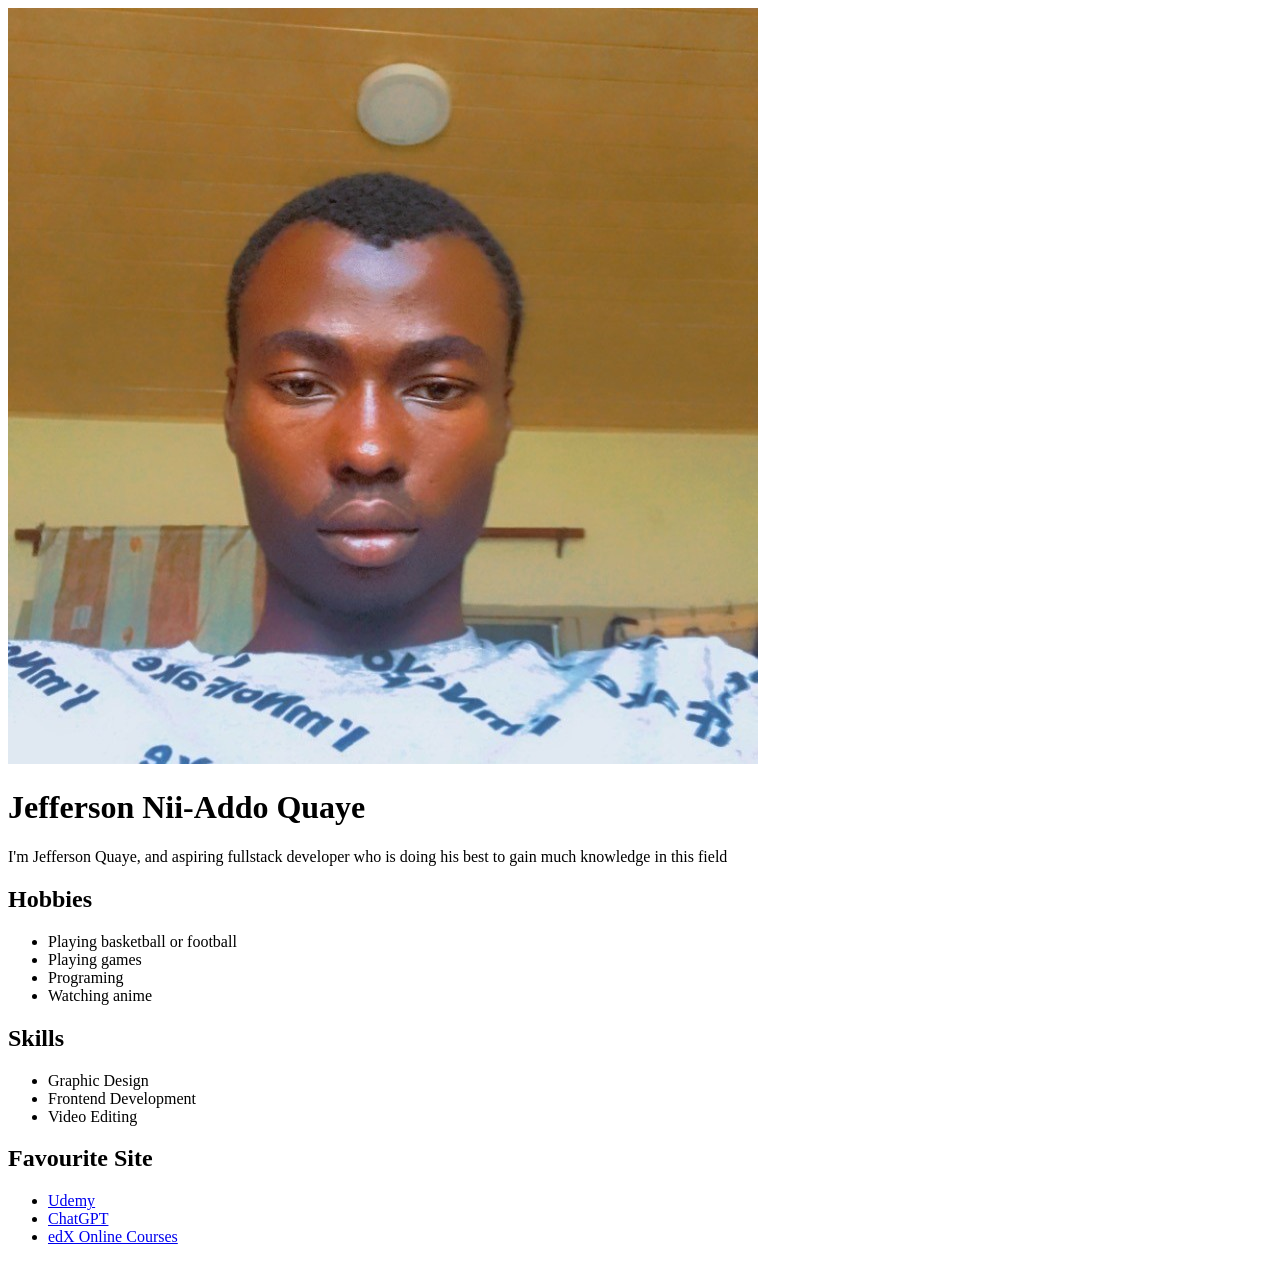
<file: Lab work/index.html>
<!DOCTYPE html>
<html lang="en">
<head>
    <meta charset="UTF-8">
    <meta name="viewport" content="width=, initial-scale=1.0">
    <title>Document</title>
</head>
<body>
    <img src="me.JPG" alt="Me">
    <h1>Jefferson Nii-Addo Quaye</h1>
    <p>I'm Jefferson Quaye, and aspiring fullstack developer who is doing his best to gain much knowledge in this field</p>
    <h2>Hobbies</h2>
    <ul>
        <li>Playing basketball or football</li>
        <li>Playing games</li>
        <li>Programing</li>
        <li>Watching anime</li>
    </ul>
    <h2>Skills</h2>
    <ul>
        <li>Graphic Design</li>
        <li>Frontend Development</li>
        <li>Video Editing</li>
    </ul>
    <h2>Favourite Site</h2>
    <ul>
        <li><a href="https://www.udemy.com/">Udemy</a></li>
        <li><a href="https://chatgpt.com/">ChatGPT</a></li>
        <li><a href="https://www.edx.org/authx/for-you">edX Online Courses</a></li>
    </ul>
</body>
</html>
</file>
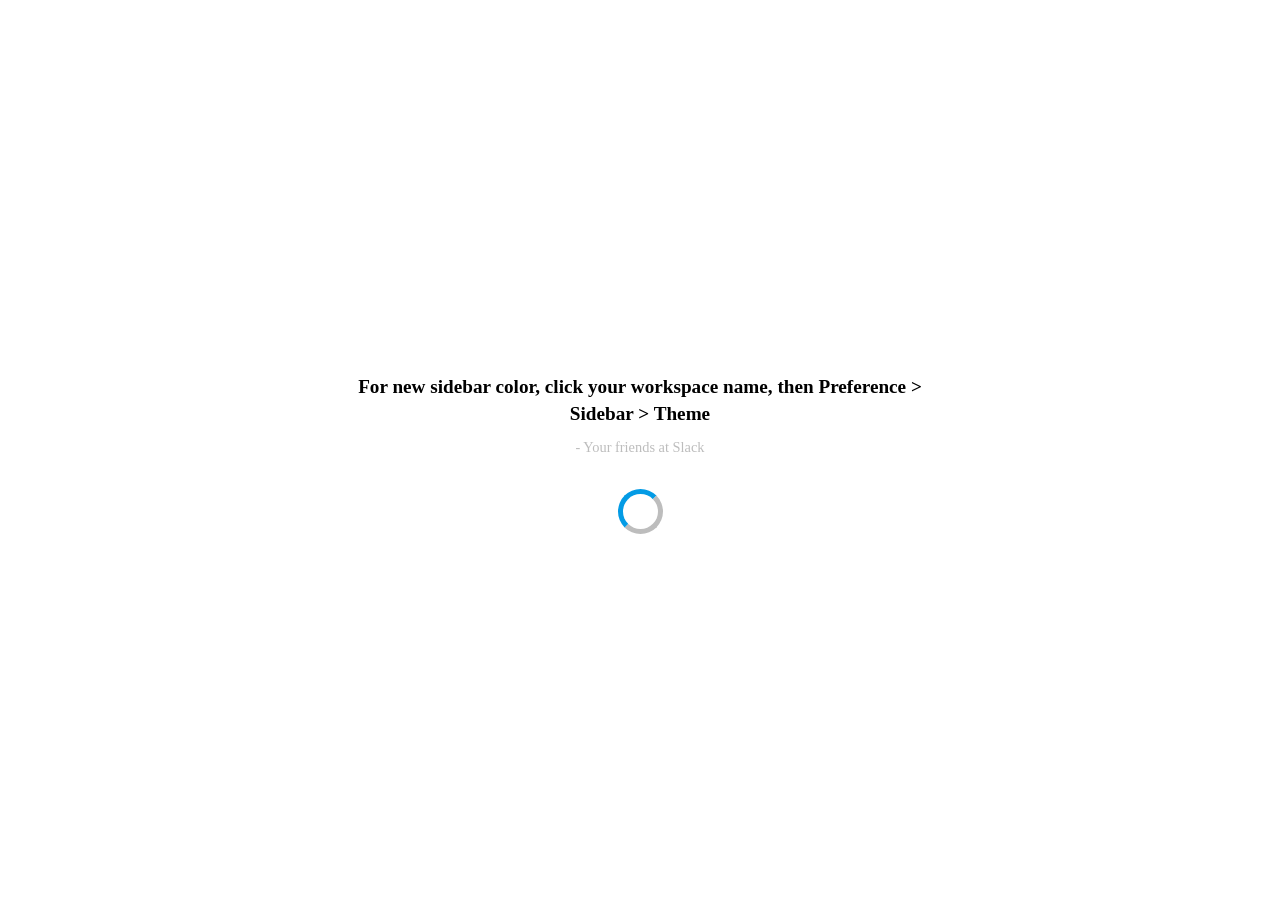
<file: HTML  CSS/Loading Screen/index.html>
<!DOCTYPE html>
<html lang="en">
<head>
    <meta charset="UTF-8">
    <meta name="viewport" content="width=device-width, initial-scale=1.0">
    <link rel="stylesheet" href="style.css">
    <title>Loading Screen</title>
</head>
<body>
    <section class="loading">
        For new sidebar color, click your workspace name, then Preference > Sidebar > Theme
        <span class="loading__author"> - Your friends at Slack</span>
        <span class="loading__anim"></span>
    </section>
</body>
</html>
</file>
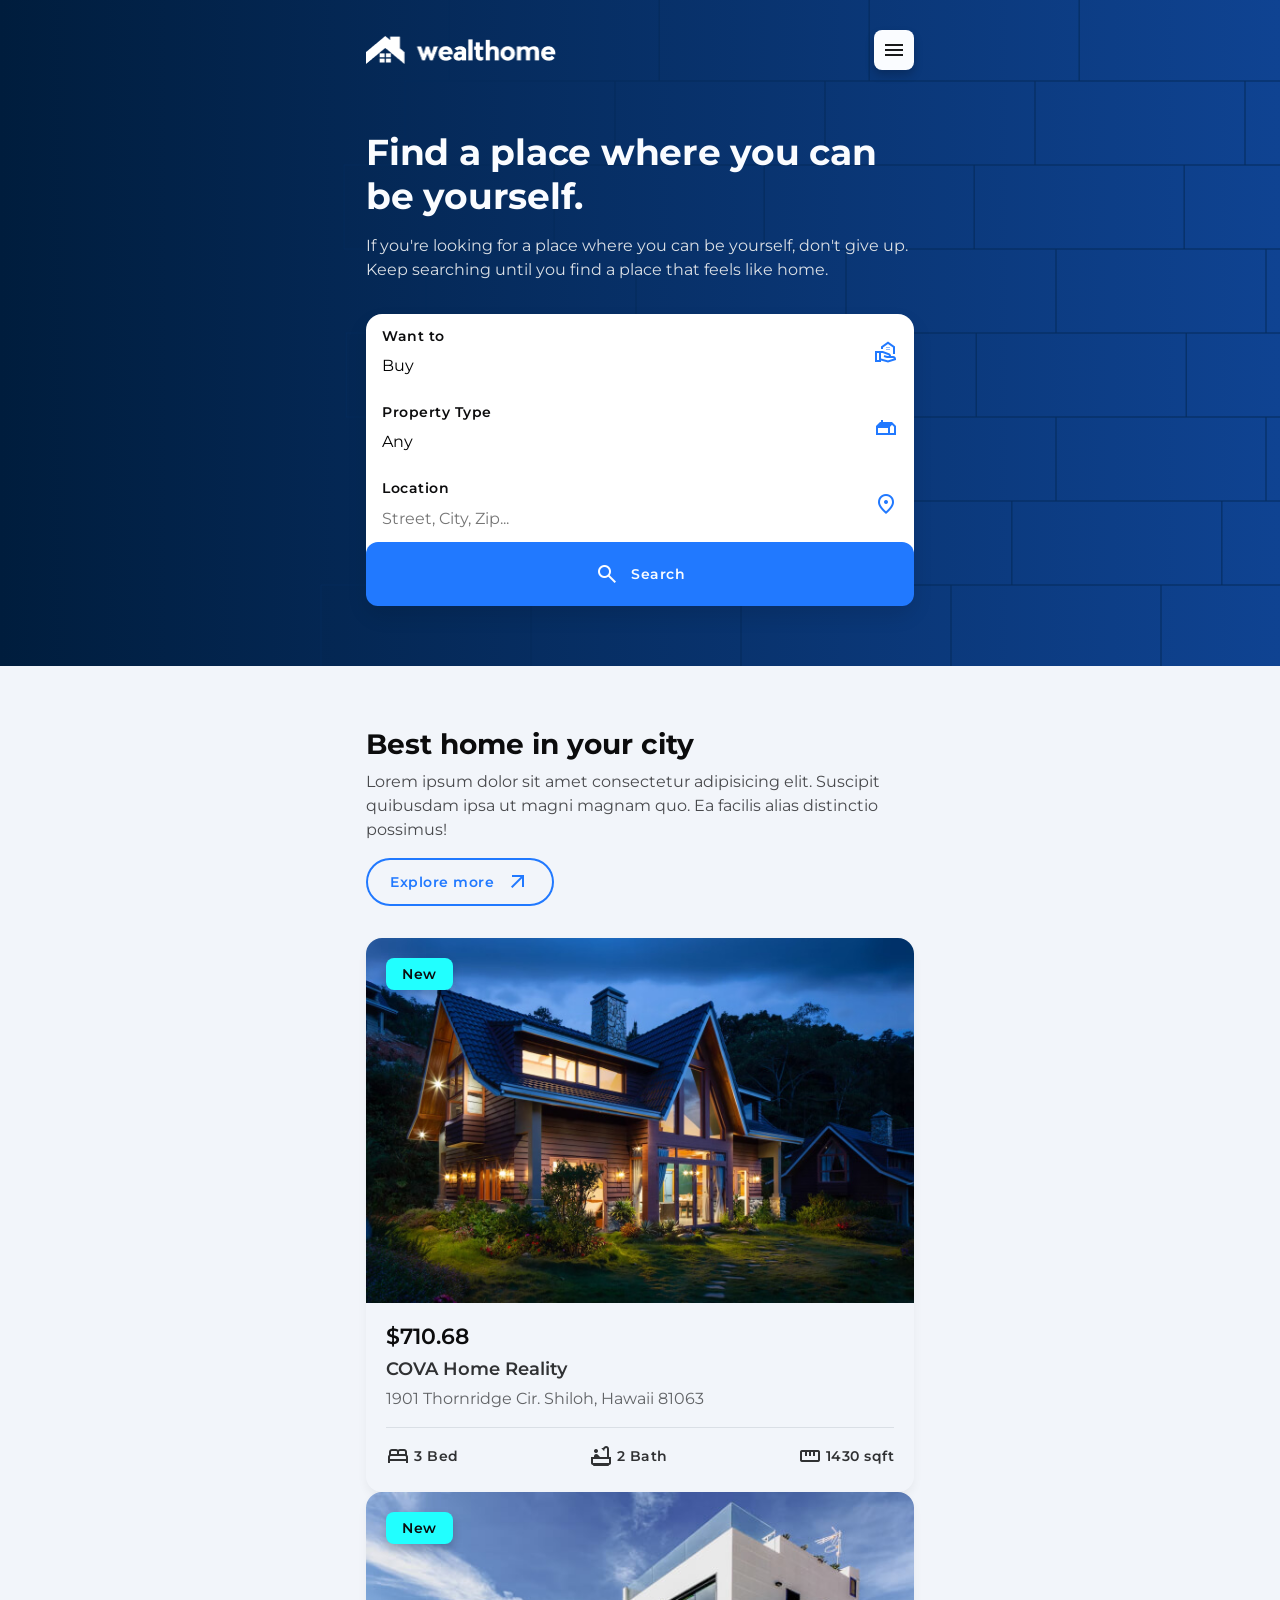
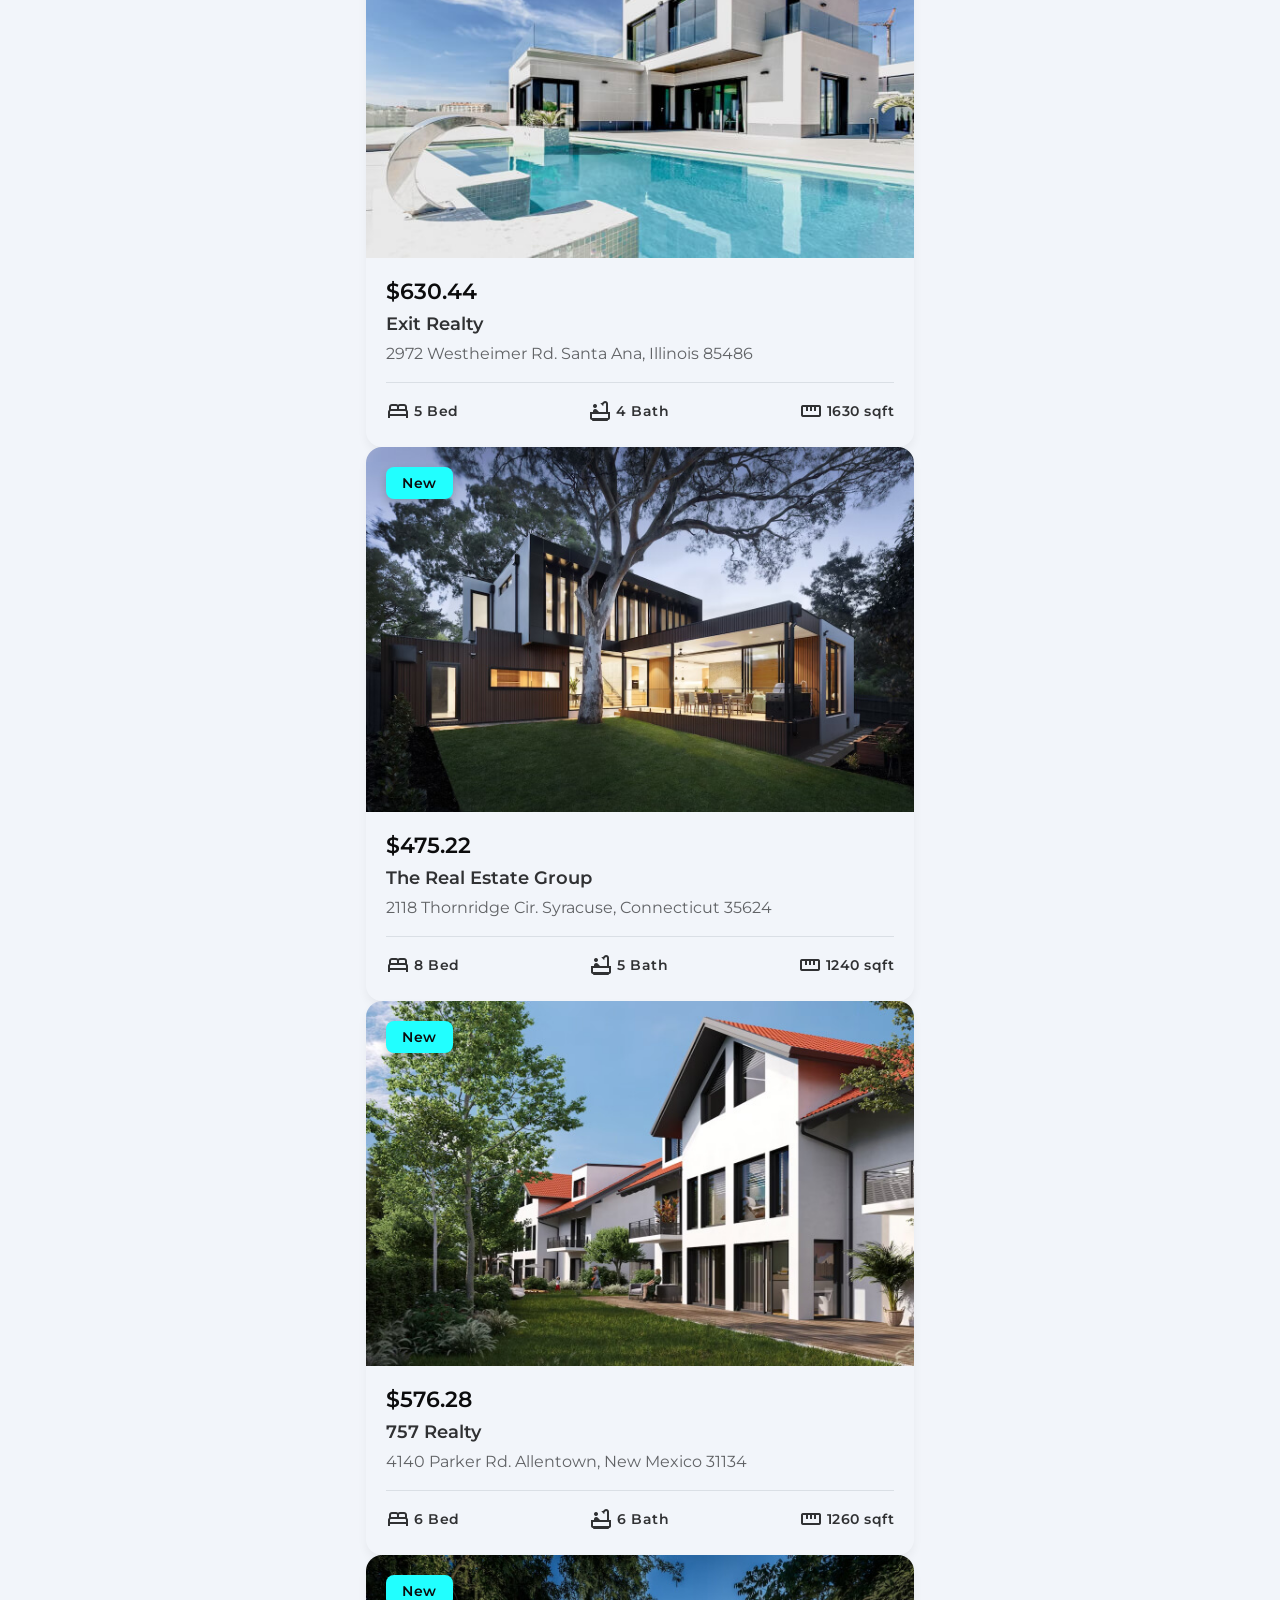
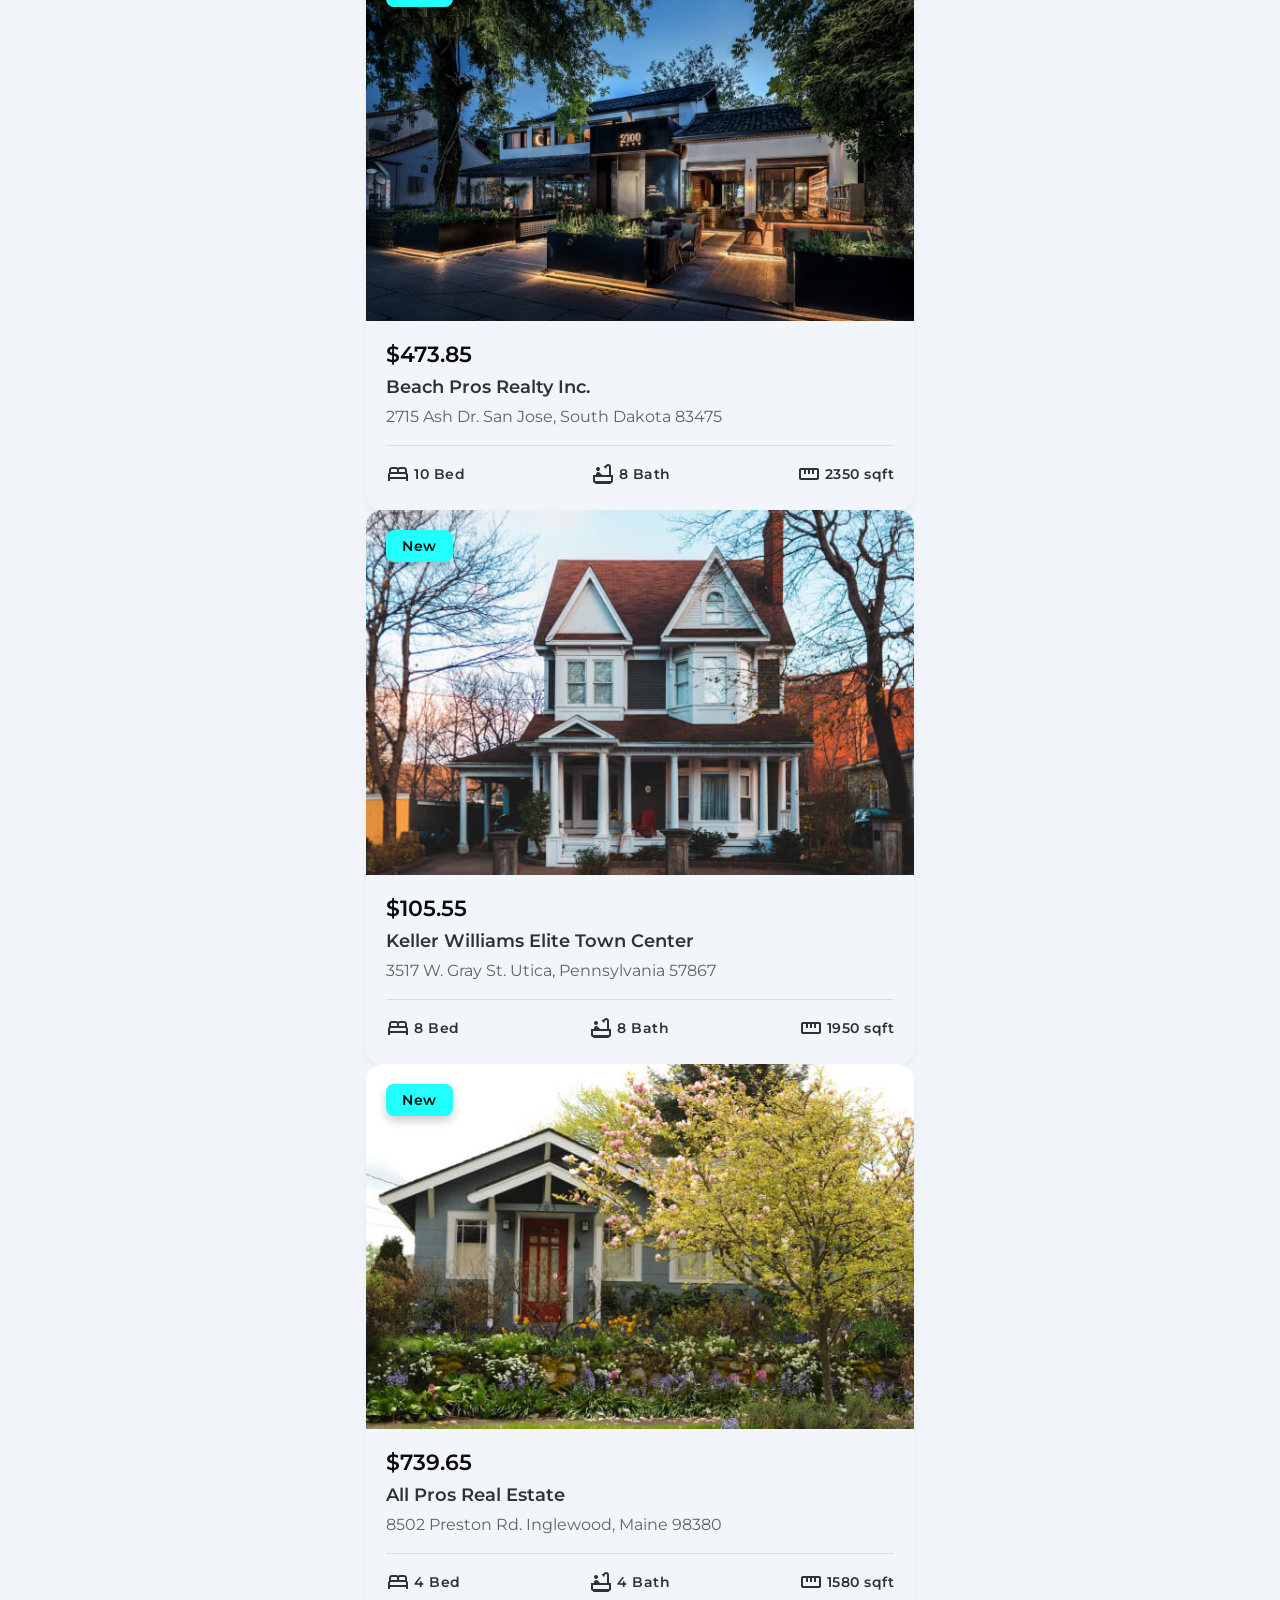
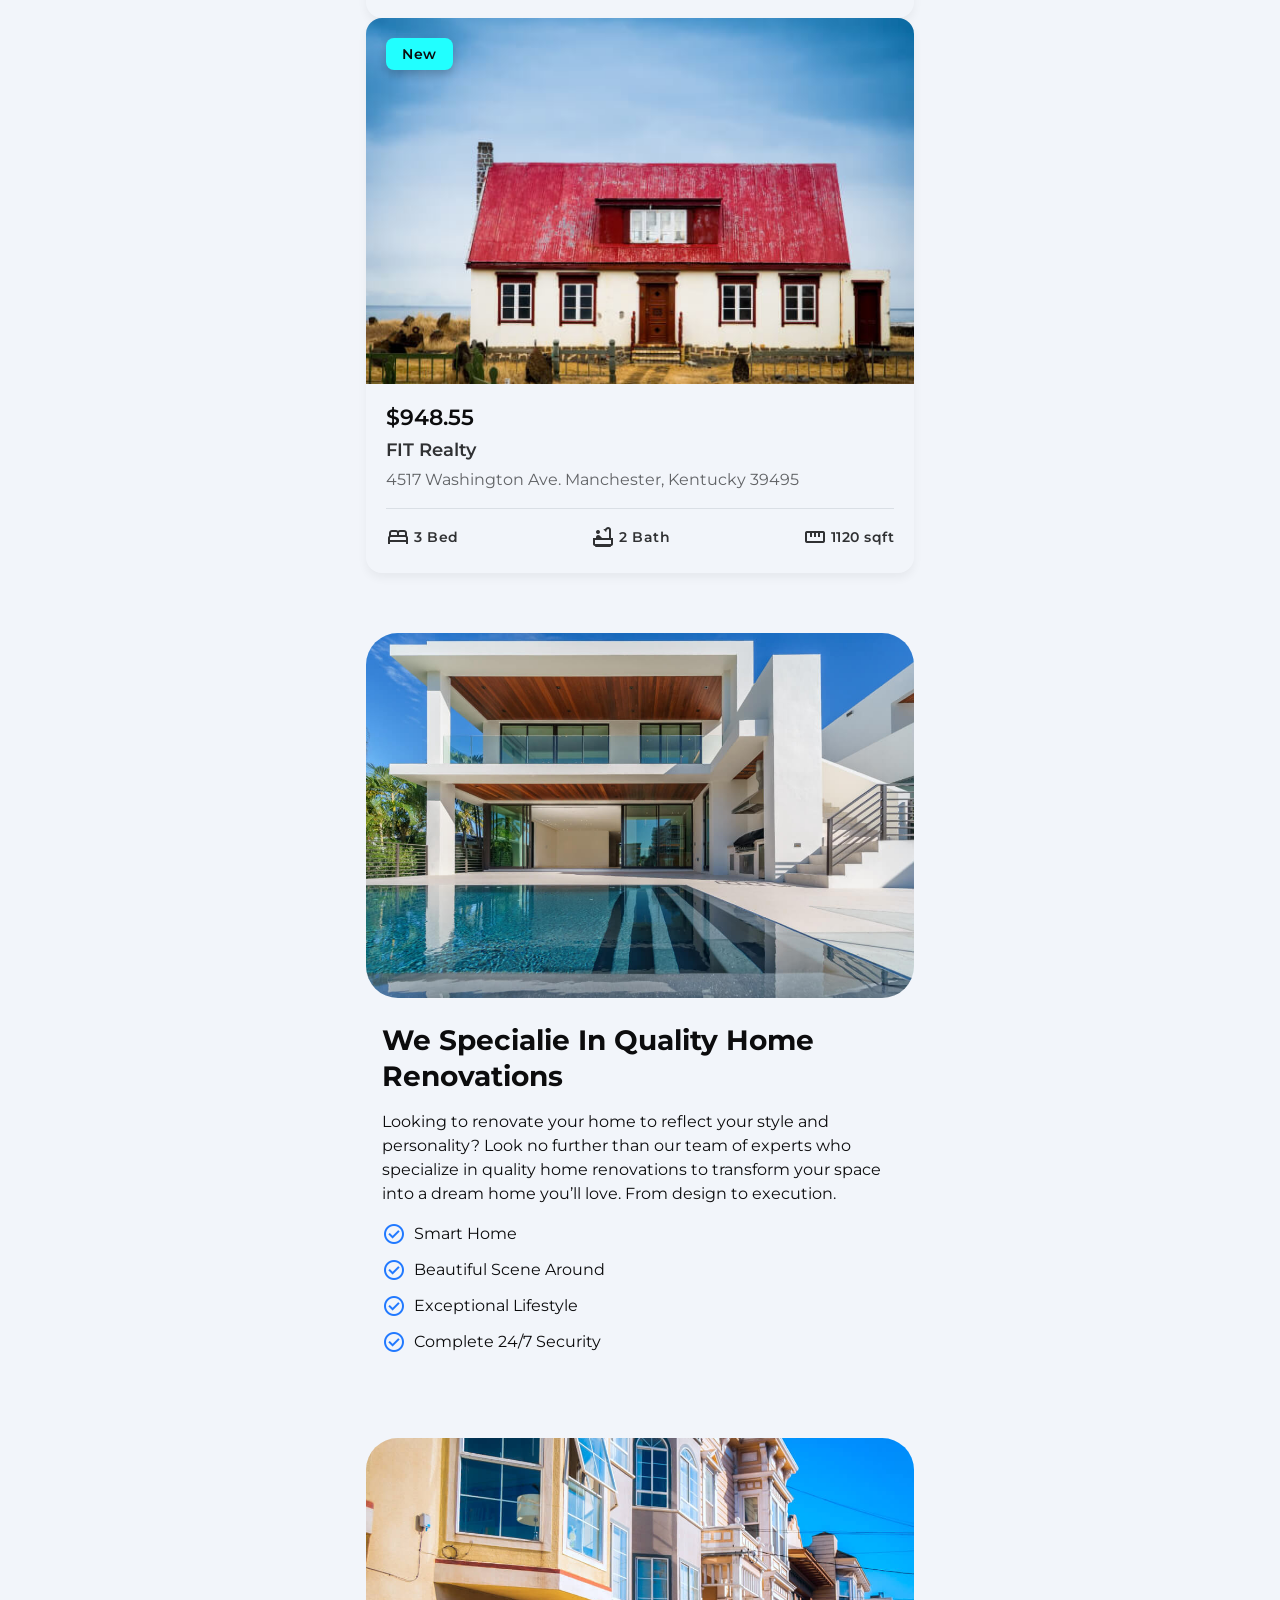
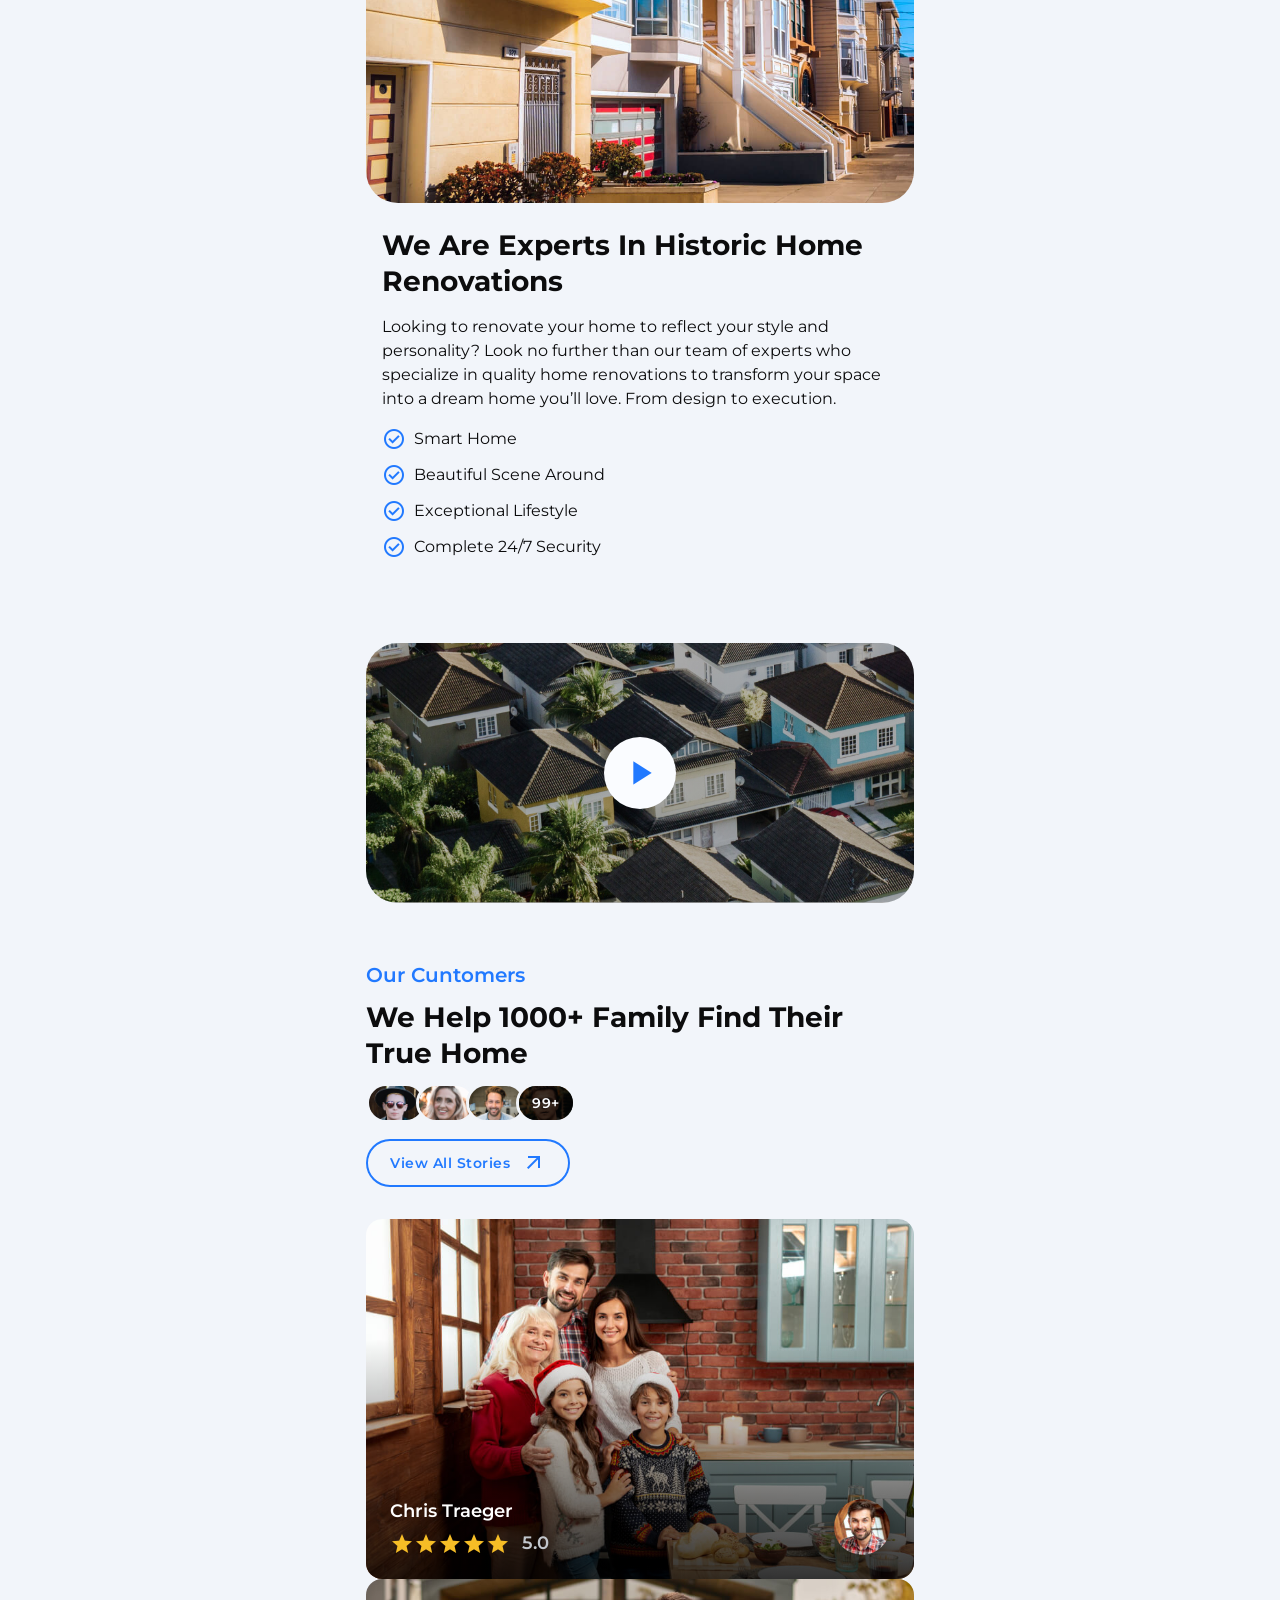
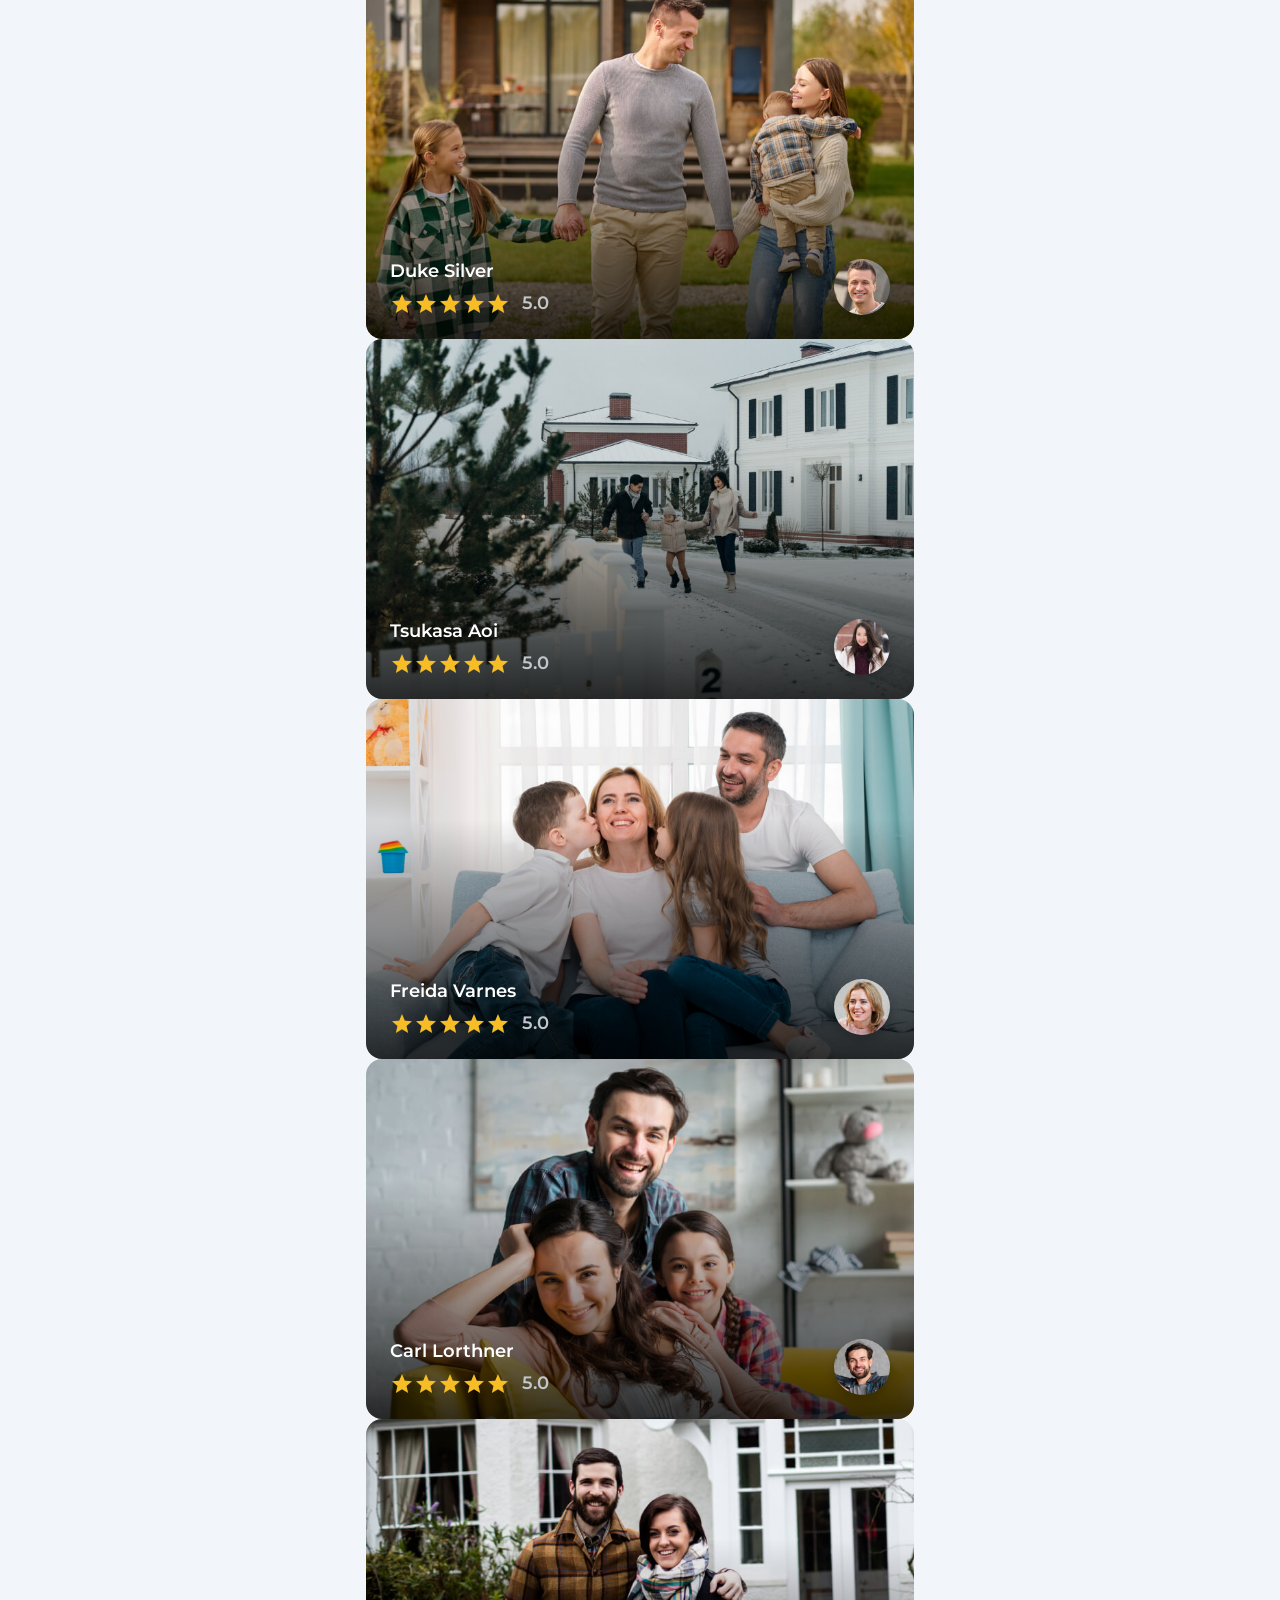
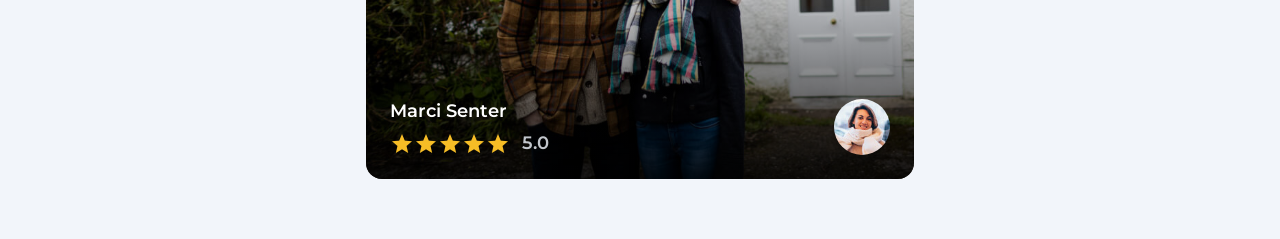
<file: HTML  CSS/Real Estate/index.html>
<!DOCTYPE html>
<html lang="en">
<head>
    <meta charset="UTF-8">
    <meta name="viewport" content="width=device-width, initial-scale=1.0">
    <meta name="description" content="This is a realestate website devloped by JeffersonQuaye">
    <meta name="title" content="Wealthome">
    <title>Wealthome</title>
    
    <link rel="shortcut icon" href="favicon.svg" type="image/x-icon"> <!------Logo------>
    <link rel="stylesheet" href="css/style.css"> <!------Style Sheet------>

    <!------ GOOGLE STYLE SHEET------>
    <link rel="preconnect" href="https://fonts.googleapis.com">
    <link rel="preconnect" href="https://fonts.gstatic.com" crossorigin>
    <link href="https://fonts.googleapis.com/css2?family=Montserrat:wght@400;600;700&display=swap" rel="stylesheet">
    
    <!------GOOGLE ICONS------>
    <link href="https://fonts.googleapis.com/css2?family=Open+Sans:ital,wght@0,300..800;1,300..800&display=swap" rel="stylesheet">
    <link rel="stylesheet" href="https://fonts.googleapis.com/css2?family=Material+Symbols+Outlined:opsz,wght,FILL,GRAD@24,400,0,0"/>

</head>
<body>

    <!----------------------HEAD SECTION---------------------------->

    <header class="header" data-header>
        <div class="container">
            <a href="" class="logo">
                <img src="images/logo.png" width="190" height="28" alt="wealthome">
            </a>
            <nav class="navbar" data-navbar>
                <ul class="navbar-list">
                    <li><a href="#" class="navbar-link label-medium active">Home</a></li>
                    <li><a href="#" class="navbar-link label-medium">Rent</a></li>
                    <li><a href="#" class="navbar-link label-medium">Sell</a></li>
                    <li><a href="#" class="navbar-link label-medium">Buy</a></li>
                    <li><a href="#" class="navbar-link label-medium">About</a></li>
                </ul>

                <div class="navbar-wrapper">
                    <a href="#" class="btn-link label-medium">Login</a>
                    <a href="#" class="btn btn-fill label-medium">Get Started</a>
                </div>
            </nav>
            <button class="nav-toggle-btn icon-btn" aria-label="toggle navbar" data-nav-toggler>
                <span class="material-symbols-outlined open" aria-hidden="true">menu</span>
                <span class="material-symbols-outlined close" aria-hidden="true">close</span>
            </button>
        </div>
    </header>

    <!--------------------------MAIN SECTION------------------------------>

    <main>
        <article>
            
            <!--------------------------HERO SECTION------------------------------>
            <section class="hero">
                
                <div class="container">
                    
                    <div class="hero-content">
                        <h1 class="headline-large hero-title">Find a place where you can be yourself.</h1>
                        
                        <p class="body-large hero-text">
                            If you're looking for a place where you can be yourself, don't give up. Keep searching until you find a place that feels like home.
                        </p>
                        
                        <form action="./" method="get" class="search-bar">
                        
                            <label class="search-item">
                        
                                <span class="label-medium label">Want to</span>
                        
                                <select name="want-to" class="search-item-field body-medium">
                                    <option value="buy" selected>Buy</option>
                                    <option value="sell" >Sell</option>
                                    <option value="rent" >Rent</option>
                                </select>

                                <span class="material-symbols-outlined" aria-hidden="true">real_estate_agent</span>
                            </label>
                        
                            <label class="search-item">
                        
                                <span class="label-medium label">Property Type</span>
                        
                                <select name="property-type" class="search-item-field body-medium">
                                    <option value="any" selected>Any</option>
                                    <option value="house" >House</option>
                                    <option value="apartment" >Apartment</option>
                                    <option value="villa" >Villa</option>
                                    <option value="townhome" >Townhome</option>
                                    <option value="bungalow" >Bungalow</option>
                                    <option value="loft" >Loft</option>
                                </select>

                                <span class="material-symbols-outlined" aria-hidden="true">gite</span>
                            </label>
                        
                            <label class="search-item">
                        
                                <span class="label-medium label">Location</span>

                                <input type="text" name="location" placeholder="Street, City, Zip..." class="search-item-field body-medium">

                                <span class="material-symbols-outlined" aria-hidden="true">location_on</span>
                            </label>
                        
                            <button type="submit" class="search-btn">
                                <span class="material-symbols-outlined" aria-hidden="true">search</span>

                                <span class="label-medium">Search</span>
                            </button>
                        </form>
                    </div>

                    <img src="images/hero.png" width="816" height="659" role="presentation" class="hero-banner">
                    <img src="images/bg-pattern.png" width="1240" height="840" role="presentation" class="bg-pattern">

                </div>
            </section>

            <!--------------------------PROTERTY SECTION----------------------------->
            
            <section class="section property" aria-labelledby="property-label">
            
                <div class="container">
            
                    <div class="title-wrapper">
            
                        <div>
            
                            <h2 class="section-title headline-small">Best home in your city</h2>
            
                            <p class="section-text body-large">Lorem ipsum dolor sit amet consectetur adipisicing elit. Suscipit quibusdam ipsa ut magni magnam quo. Ea facilis alias distinctio possimus!
                            </p>

                        </div>

                        <a href="#" class="btn btn-outline">
                            <span class="label-medium">Explore more</span>
                            <span class="material-symbols-outlined" aria-hidden="true">arrow_outwards</span>
                        </a>
                    </div>

                    <div class="property-list">
                        
                        <div class="card">
                        
                            <div class="card-banner">
                         
                                <figure class="img-holder" style="--width: 585; --height: 390:">
                                    <img src="images/property-1.jpg" width="585" height="390" alt="COVA Home Realty" class="img-cover">
                                </figure>

                                <span class="badge label-medium">New</span>

                                <button class="icon-btn fav-btn" aria-label="add to favorites" data-toggle-btn>
                                    <span class="material-symbols-outlined" aria-hidden="true">favorite</span>
                                </button>
                            
                            </div>

                            <div class="card-content">
                                <span class="title-large">$710.68</span>
                                <h3>
                                    <a href="#" class="title-small card-title">COVA Home Reality</a>
                                </h3>

                                <address class="body-medium card-text">
                                    1901 Thornridge Cir. Shiloh, Hawaii 81063
                                </address>
                                <div class="card-meta-list">
                                    <div class="meta-item">
                                        <span class="material-symbols-outlined meta-icon" aria-hidden="true">bed</span>

                                        <span class="meta-text label-medium">3 Bed</span>
                                    </div>
                                    <div class="meta-item">
                                        <span class="material-symbols-outlined meta-icon" aria-hidden="true">bathtub</span>
    
                                        <span class="meta-text label-medium">2 Bath</span>
                                    </div>
                                    <div class="meta-item">
                                        <span class="material-symbols-outlined meta-icon" aria-hidden="true">straighten</span>
    
                                        <span class="meta-text label-medium">1430 sqft</span>
                                    </div>
                                </div>
                                
                            </div>

                        </div>
                        
                        <div class="card">
                        
                            <div class="card-banner">
                         
                                <figure class="img-holder" style="--width: 585; --height: 390:">
                                    <img src="images/property-2.jpg" width="585" height="390" alt="Exit Realty" class="img-cover">
                                </figure>

                                <span class="badge label-medium">New</span>

                                <button class="icon-btn fav-btn" aria-label="add to favorites" data-toggle-btn>
                                    <span class="material-symbols-outlined" aria-hidden="true">favorite</span>
                                </button>
                            
                            </div>
                            <div class="card-content">
                                <span class="title-large">$630.44</span>
                                <h3>
                                    <a href="#" class="title-small card-title">Exit Realty</a>
                                </h3>

                                <address class="body-medium card-text">
                                    2972 Westheimer Rd. Santa Ana, Illinois 85486
                                </address>
                                <div class="card-meta-list">
                                    <div class="meta-item">
                                        <span class="material-symbols-outlined meta-icon" aria-hidden="true">bed</span>

                                        <span class="meta-text label-medium">5 Bed</span>
                                    </div>
                                    <div class="meta-item">
                                        <span class="material-symbols-outlined meta-icon" aria-hidden="true">bathtub</span>
    
                                        <span class="meta-text label-medium">4 Bath</span>
                                    </div>
                                    <div class="meta-item">
                                        <span class="material-symbols-outlined meta-icon" aria-hidden="true">straighten</span>
    
                                        <span class="meta-text label-medium">1630 sqft</span>
                                    </div>
                                </div>
                                
                            </div>
    
                        </div>
                        
                        <div class="card">
                            <div class="card-banner">
                         
                                <figure class="img-holder" style="--width: 585; --height: 390:">
                                    <img src="images/property-3.jpg" width="585" height="390" alt="The Real Estate Group" class="img-cover">
                                </figure>

                                <span class="badge label-medium">New</span>

                                <button class="icon-btn fav-btn" aria-label="add to favorites" data-toggle-btn>
                                    <span class="material-symbols-outlined" aria-hidden="true">favorite</span>
                                </button>
                            
                            </div>

                            <div class="card-content">
                                <span class="title-large">$475.22</span>
                                <h3>
                                    <a href="#" class="title-small card-title">The Real Estate Group</a>
                                </h3>

                                <address class="body-medium card-text">
                                    2118 Thornridge Cir. Syracuse, Connecticut 35624
                                </address>
                                <div class="card-meta-list">
                                    <div class="meta-item">
                                        <span class="material-symbols-outlined meta-icon" aria-hidden="true">bed</span>

                                        <span class="meta-text label-medium">8 Bed</span>
                                    </div>
                                    <div class="meta-item">
                                        <span class="material-symbols-outlined meta-icon" aria-hidden="true">bathtub</span>
    
                                        <span class="meta-text label-medium">5 Bath</span>
                                    </div>
                                    <div class="meta-item">
                                        <span class="material-symbols-outlined meta-icon" aria-hidden="true">straighten</span>
    
                                        <span class="meta-text label-medium">1240 sqft</span>
                                    </div>
                                </div>
                                
                            </div>

                        </div>
                        
                        <div class="card">
                            <div class="card-banner">
                         
                                <figure class="img-holder" style="--width: 585; --height: 390:">
                                    <img src="images/property-4.jpg" width="585" height="390" alt="757 Realty" class="img-cover">
                                </figure>

                                <span class="badge label-medium">New</span>

                                <button class="icon-btn fav-btn" aria-label="add to favorites" data-toggle-btn>
                                    <span class="material-symbols-outlined" aria-hidden="true">favorite</span>
                                </button>
                            
                            </div>

                            <div class="card-content">
                                <span class="title-large">$576.28</span>
                                <h3>
                                    <a href="#" class="title-small card-title">757 Realty</a>
                                </h3>

                                <address class="body-medium card-text">
                                    4140 Parker Rd. Allentown, New Mexico 31134
                                </address>
                                <div class="card-meta-list">
                                    <div class="meta-item">
                                        <span class="material-symbols-outlined meta-icon" aria-hidden="true">bed</span>

                                        <span class="meta-text label-medium">6 Bed</span>
                                    </div>
                                    <div class="meta-item">
                                        <span class="material-symbols-outlined meta-icon" aria-hidden="true">bathtub</span>
    
                                        <span class="meta-text label-medium">6 Bath</span>
                                    </div>
                                    <div class="meta-item">
                                        <span class="material-symbols-outlined meta-icon" aria-hidden="true">straighten</span>
    
                                        <span class="meta-text label-medium">1260 sqft</span>
                                    </div>
                                </div>
                                
                            </div>

                        </div>
                        
                        <div class="card">
                            <div class="card-banner">
                         
                                <figure class="img-holder" style="--width: 585; --height: 390:">
                                    <img src="images/property-5.jpg" width="585" height="390" alt="Beach Pros Realty Inc." class="img-cover">
                                </figure>

                                <span class="badge label-medium">New</span>

                                <button class="icon-btn fav-btn" aria-label="add to favorites" data-toggle-btn>
                                    <span class="material-symbols-outlined" aria-hidden="true">favorite</span>
                                </button>
                            
                            </div>

                            <div class="card-content">
                                <span class="title-large">$473.85</span>
                                <h3>
                                    <a href="#" class="title-small card-title">Beach Pros Realty Inc.</a>
                                </h3>

                                <address class="body-medium card-text">
                                    2715 Ash Dr. San Jose, South Dakota 83475
                                </address>
                                <div class="card-meta-list">
                                    <div class="meta-item">
                                        <span class="material-symbols-outlined meta-icon" aria-hidden="true">bed</span>

                                        <span class="meta-text label-medium">10 Bed</span>
                                    </div>
                                    <div class="meta-item">
                                        <span class="material-symbols-outlined meta-icon" aria-hidden="true">bathtub</span>
    
                                        <span class="meta-text label-medium">8 Bath</span>
                                    </div>
                                    <div class="meta-item">
                                        <span class="material-symbols-outlined meta-icon" aria-hidden="true">straighten</span>
    
                                        <span class="meta-text label-medium">2350 sqft</span>
                                    </div>
                                </div>
                                
                            </div>

                        </div>

                        <div class="card">
                            <div class="card-banner">
                         
                                <figure class="img-holder" style="--width: 585; --height: 390:">
                                    <img src="images/property-6.jpg" width="585" height="390" alt="Keller Williams Elite Town Center" class="img-cover">
                                </figure>

                                <span class="badge label-medium">New</span>

                                <button class="icon-btn fav-btn" aria-label="add to favorites" data-toggle-btn>
                                    <span class="material-symbols-outlined" aria-hidden="true">favorite</span>
                                </button>
                            
                            </div>

                            <div class="card-content">
                                <span class="title-large">$105.55</span>
                                <h3>
                                    <a href="#" class="title-small card-title">Keller Williams Elite Town Center</a>
                                </h3>

                                <address class="body-medium card-text">
                                    3517 W. Gray St. Utica, Pennsylvania 57867
                                </address>
                                <div class="card-meta-list">
                                    <div class="meta-item">
                                        <span class="material-symbols-outlined meta-icon" aria-hidden="true">bed</span>

                                        <span class="meta-text label-medium">8 Bed</span>
                                    </div>
                                    <div class="meta-item">
                                        <span class="material-symbols-outlined meta-icon" aria-hidden="true">bathtub</span>
    
                                        <span class="meta-text label-medium">8 Bath</span>
                                    </div>
                                    <div class="meta-item">
                                        <span class="material-symbols-outlined meta-icon" aria-hidden="true">straighten</span>
    
                                        <span class="meta-text label-medium">1950 sqft</span>
                                    </div>
                                </div>
                                
                            </div>

                        </div>

                        <div class="card">
                            <div class="card-banner">
                         
                                <figure class="img-holder" style="--width: 585; --height: 390:">
                                    <img src="images/property-7.jpg" width="585" height="390" alt="All Pros Real Estate" class="img-cover">
                                </figure>

                                <span class="badge label-medium">New</span>

                                <button class="icon-btn fav-btn" aria-label="add to favorites" data-toggle-btn>
                                    <span class="material-symbols-outlined" aria-hidden="true">favorite</span>
                                </button>
                            
                            </div>

                            <div class="card-content">
                                <span class="title-large">$739.65</span>
                                <h3>
                                    <a href="#" class="title-small card-title">All Pros Real Estate</a>
                                </h3>

                                <address class="body-medium card-text">
                                    8502 Preston Rd. Inglewood, Maine 98380
                                </address>
                                <div class="card-meta-list">
                                    <div class="meta-item">
                                        <span class="material-symbols-outlined meta-icon" aria-hidden="true">bed</span>

                                        <span class="meta-text label-medium">4 Bed</span>
                                    </div>
                                    <div class="meta-item">
                                        <span class="material-symbols-outlined meta-icon" aria-hidden="true">bathtub</span>
    
                                        <span class="meta-text label-medium">4 Bath</span>
                                    </div>
                                    <div class="meta-item">
                                        <span class="material-symbols-outlined meta-icon" aria-hidden="true">straighten</span>
    
                                        <span class="meta-text label-medium">1580 sqft</span>
                                    </div>
                                </div>
                                
                            </div>

                        </div>

                        <div class="card">
                            <div class="card-banner">
                         
                                <figure class="img-holder" style="--width: 585; --height: 390:">
                                    <img src="images/property-8.jpg" width="585" height="390" alt="FIT Realty" class="img-cover">
                                </figure>

                                <span class="badge label-medium">New</span>

                                <button class="icon-btn fav-btn" aria-label="add to favorites" data-toggle-btn>
                                    <span class="material-symbols-outlined" aria-hidden="true">favorite</span>
                                </button>
                            
                            </div>

                            <div class="card-content">
                                <span class="title-large">$948.55</span>
                                <h3>
                                    <a href="#" class="title-small card-title">FIT Realty</a>
                                </h3>

                                <address class="body-medium card-text">
                                    4517 Washington Ave. Manchester, Kentucky 39495
                                </address>
                                <div class="card-meta-list">
                                    <div class="meta-item">
                                        <span class="material-symbols-outlined meta-icon" aria-hidden="true">bed</span>

                                        <span class="meta-text label-medium">3 Bed</span>
                                    </div>
                                    <div class="meta-item">
                                        <span class="material-symbols-outlined meta-icon" aria-hidden="true">bathtub</span>
    
                                        <span class="meta-text label-medium">2 Bath</span>
                                    </div>
                                    <div class="meta-item">
                                        <span class="material-symbols-outlined meta-icon" aria-hidden="true">straighten</span>
    
                                        <span class="meta-text label-medium">1120 sqft</span>
                                    </div>
                                </div>
                                
                            </div>

                        </div>

                    </div>
                </div>
            </section>


            <!------------------- FEATURES SECTION -------------------->
            <section class="section feature" aria-labelledby="feature-label">
                
                <div class="container">
                    
                    <figure class="feature-banner">
                        <img src="images/feature-banner-1.jpg" alt="feature banner" width="1020" height="690" loading="lazy" class="img-cover">
                    </figure>

                    <div class="feature-content">

                        <h2 class="headline-medium" id="feature-label">We Specialie In Quality Home Renovations</h2>

                        <p class="body-large feature-text">
                            Looking to renovate your home to reflect your style and personality? Look no further than our team of experts who specialize in quality home renovations to transform your space into a dream home you’ll love. From design to execution.
                        </p>

                        <ul class="feature-list">
                            
                            <li class="feature-item">
                                
                                <span class="material-symbols-outlined feature-icon" aria-hidden="true">check_circle</span>

                                <span class="body-medium">Smart Home</span>
                            </li>
                            
                            <li class="feature-item">
                                
                                <span class="material-symbols-outlined feature-icon" aria-hidden="true">check_circle</span>

                                <span class="body-medium">Beautiful Scene Around</span>
                            </li>
                            
                            <li class="feature-item">
                                
                                <span class="material-symbols-outlined feature-icon" aria-hidden="true">check_circle</span>

                                <span class="body-medium">Exceptional Lifestyle</span>
                            </li>
                            
                            <li class="feature-item">

                                <span class="material-symbols-outlined feature-icon" aria-hidden="true">check_circle</span>

                                <span class="body-medium">Complete 24/7 Security</span>
                            </li>
                        </ul>
                    </div>
                </div>
            </section>


            <section class="section feature feature-2" aria-labelledby="feature-label-2">
                
                <div class="container">
                    
                    <figure class="feature-banner">
                        <img src="images/feature-banner-2.jpg" alt="feature banner" width="1020" height="690" loading="lazy" class="img-cover">
                    </figure>

                    <div class="feature-content">

                        <h2 class="headline-medium" id="feature-label-2">We Are Experts In Historic Home Renovations</h2>

                        <p class="body-large feature-text">
                            Looking to renovate your home to reflect your style and personality? Look no further than our team of experts who specialize in quality home renovations to transform your space into a dream home you’ll love. From design to execution.
                        </p>

                        <ul class="feature-list">
                            
                            <li class="feature-item">
                                
                                <span class="material-symbols-outlined feature-icon" aria-hidden="true">check_circle</span>

                                <span class="body-medium">Smart Home</span>
                            </li>
                            
                            <li class="feature-item">
                                
                                <span class="material-symbols-outlined feature-icon" aria-hidden="true">check_circle</span>

                                <span class="body-medium">Beautiful Scene Around</span>
                            </li>
                            
                            <li class="feature-item">
                                
                                <span class="material-symbols-outlined feature-icon" aria-hidden="true">check_circle</span>

                                <span class="body-medium">Exceptional Lifestyle</span>
                            </li>
                            
                            <li class="feature-item">

                                <span class="material-symbols-outlined feature-icon" aria-hidden="true">check_circle</span>

                                <span class="body-medium">Complete 24/7 Security</span>
                            </li>
                        </ul>
                    </div>
                </div>
            </section>


            <!---------------------- VIDEO -------------------->
            <section class="section video">
                
                <div class="container">
                
                    <div class="video-card">
                        
                        <button class="play-btn">
                            <span class="material-symbols-outlined" aria-hidden="true">play_arrow</span>
                        </button>

                    </div>
                </div>
            </section>


            <!---------------------- STORY -------------------->
            <section class="section story">
                
                <div class="container">
                
                    <div class="title-wrapper">

                        <div>

                            <p class="section-subtitle title-medium">Our Cuntomers</p>

                            <h2 class="section-title headline-medium">We Help 1000+ Family Find Their True Home</h2>

                            <ul class="avatar-list">
                                <li class="avatar">

                                    <img src="images/avatar-1.jpg" width="120" height="80" loading="lazy" alt="John Smith" class="img-cover">

                                </li>

                                <li class="avatar">

                                    <img src="images/avatar-2.jpg" width="120" height="80" loading="lazy" alt="Jane Smith" class="img-cover">

                                </li>

                                <li class="avatar">

                                    <img src="images/avatar-3.jpg" width="120" height="80" loading="lazy" alt="Jane Smith" class="img-cover">

                                </li>

                                <li class="avatar">

                                    <img src="images/avatar-4.jpg" width="120" height="80" loading="lazy" alt="John Smith" class="img-cover">

                                    <div class="overlay-content">
                                        <span class="label-medium">99+</span>
                                    </div>

                                </li>
                            </ul>

                        </div>

                        <a href="#" class="btn btn-outline">
                            <span class="label-medium">View All Stories</span>

                            <span class="material-symbols-outlined" aria-hidden="true">arrow_outward</span>
                        </a>

                    </div>

                    <ul class="story-list">
                        <li class="story-card" style="background-image: url(images/story-1.jpg);">
                            <a href="#" class="overlay-content">

                                <div>
                                    <h3 class="title-small">Chris Traeger</h3>

                                    <div class="rating-wrapper">
                                        <span class="material-symbols-outlined" aria-hidden="true">star</span>
                                        <span class="material-symbols-outlined" aria-hidden="true">star</span>
                                        <span class="material-symbols-outlined" aria-hidden="true">star</span>
                                        <span class="material-symbols-outlined" aria-hidden="true">star</span>
                                        <span class="material-symbols-outlined" aria-hidden="true">star</span>

                                        <data class="title-small rating-text" value="5">5.0</data>
                                    </div>
                                </div>

                                <figure class="card-avatar">
                                    <img src="images/story-avatar-1.jpg" width="56" height="56" loading="lazy" alt="Chris Traeger" class="img-cover">
                                </figure>
                            </a>
                        </li>
                       
                        <li class="story-card" style="background-image: url(images/story-2.jpg);">
                            <a href="#" class="overlay-content">

                                <div>
                                    <h3 class="title-small">Duke Silver</h3>

                                    <div class="rating-wrapper">
                                        <span class="material-symbols-outlined" aria-hidden="true">star</span>
                                        <span class="material-symbols-outlined" aria-hidden="true">star</span>
                                        <span class="material-symbols-outlined" aria-hidden="true">star</span>
                                        <span class="material-symbols-outlined" aria-hidden="true">star</span>
                                        <span class="material-symbols-outlined" aria-hidden="true">star</span>

                                        <data class="title-small rating-text" value="5">5.0</data>
                                    </div>
                                </div>

                                <figure class="card-avatar">
                                    <img src="images/story-avatar-2.jpg" width="56" height="56" loading="lazy" alt="Duke Silver" class="img-cover">
                                </figure>
                            </a>
                        </li>
                       
                        <li class="story-card" style="background-image: url(images/story-3.jpg);">
                            <a href="#" class="overlay-content">

                                <div>
                                    <h3 class="title-small">Tsukasa Aoi</h3>

                                    <div class="rating-wrapper">
                                        <span class="material-symbols-outlined" aria-hidden="true">star</span>
                                        <span class="material-symbols-outlined" aria-hidden="true">star</span>
                                        <span class="material-symbols-outlined" aria-hidden="true">star</span>
                                        <span class="material-symbols-outlined" aria-hidden="true">star</span>
                                        <span class="material-symbols-outlined" aria-hidden="true">star</span>

                                        <data class="title-small rating-text" value="5">5.0</data>
                                    </div>
                                </div>

                                <figure class="card-avatar">
                                    <img src="images/story-avatar-3.jpg" width="56" height="56" loading="lazy" alt="Tsukasa Aoi" class="img-cover">
                                </figure>
                            </a>
                        </li>
                       
                        <li class="story-card" style="background-image: url(images/story-4.jpg);">
                            <a href="#" class="overlay-content">

                                <div>
                                    <h3 class="title-small">Freida Varnes</h3>

                                    <div class="rating-wrapper">
                                        <span class="material-symbols-outlined" aria-hidden="true">star</span>
                                        <span class="material-symbols-outlined" aria-hidden="true">star</span>
                                        <span class="material-symbols-outlined" aria-hidden="true">star</span>
                                        <span class="material-symbols-outlined" aria-hidden="true">star</span>
                                        <span class="material-symbols-outlined" aria-hidden="true">star</span>

                                        <data class="title-small rating-text" value="5">5.0</data>
                                    </div>
                                </div>

                                <figure class="card-avatar">
                                    <img src="images/story-avatar-4.jpg" width="56" height="56" loading="lazy" alt="Freida Varnes" class="img-cover">
                                </figure>
                            </a>
                        </li>
                        
                        <li class="story-card" style="background-image: url(images/story-5.jpg);">
                            <a href="#" class="overlay-content">

                                <div>
                                    <h3 class="title-small">Carl Lorthner</h3>

                                    <div class="rating-wrapper">
                                        <span class="material-symbols-outlined" aria-hidden="true">star</span>
                                        <span class="material-symbols-outlined" aria-hidden="true">star</span>
                                        <span class="material-symbols-outlined" aria-hidden="true">star</span>
                                        <span class="material-symbols-outlined" aria-hidden="true">star</span>
                                        <span class="material-symbols-outlined" aria-hidden="true">star</span>

                                        <data class="title-small rating-text" value="5">5.0</data>
                                    </div>
                                </div>

                                <figure class="card-avatar">
                                    <img src="images/story-avatar-5.jpg" width="56" height="56" loading="lazy" alt="Carl Lorthner" class="img-cover">
                                </figure>
                            </a>
                        </li>
                        
                        <li class="story-card" style="background-image: url(images/story-6.jpg);">
                            <a href="#" class="overlay-content">

                                <div>
                                    <h3 class="title-small">Marci Senter</h3>

                                    <div class="rating-wrapper">
                                        <span class="material-symbols-outlined" aria-hidden="true">star</span>
                                        <span class="material-symbols-outlined" aria-hidden="true">star</span>
                                        <span class="material-symbols-outlined" aria-hidden="true">star</span>
                                        <span class="material-symbols-outlined" aria-hidden="true">star</span>
                                        <span class="material-symbols-outlined" aria-hidden="true">star</span>

                                        <data class="title-small rating-text" value="5">5.0</data>
                                    </div>
                                </div>

                                <figure class="card-avatar">
                                    <img src="images/story-avatar-6.jpg" width="56" height="56" loading="lazy" alt="Marci Senter" class="img-cover">
                                </figure>
                            </a>
                        </li>
                    </ul>
                </div>
            </section>
        </article>
    </main>
    <script src="js/script.js"></script>
</body>
</html>
</file>
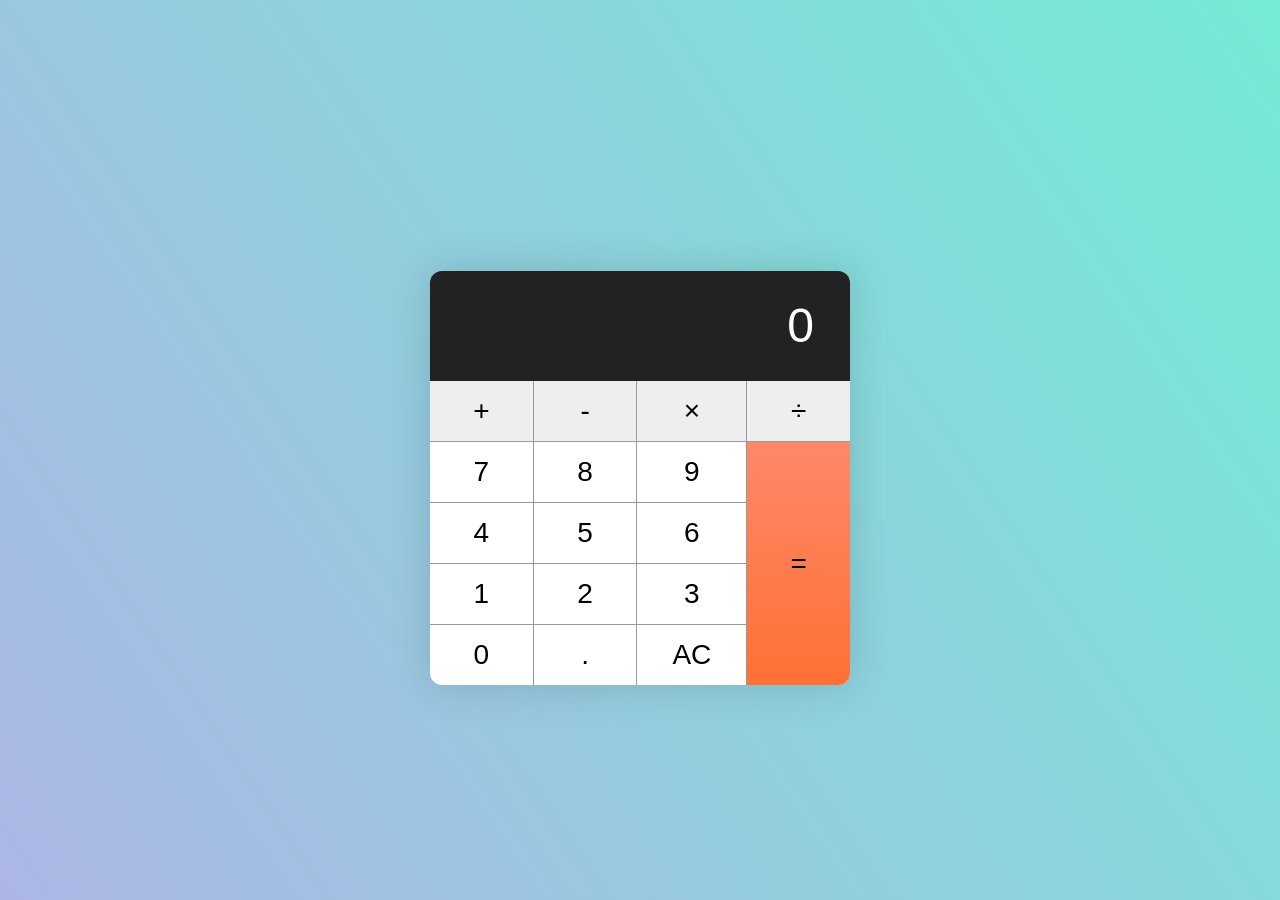
<file: HTML  CSS/Sci Calculator/index.html>
<!doctype html>
<html lang="en">
    <head>
        <meta charset="UTF-8" />
        <meta name="viewport" content="width=device-width, initial-scale=1.0" />
        <link rel="stylesheet" href="style.css" />
        <title>Calculator</title>
    </head>
    <body>
        <div class="calculator">
        <div class="calculator__display">0</div>
        <div class="calculator__keys">
            <button class="key--operator" data-action="add">+</button>
            <button class="key--operator" data-action="subtract">-</button>
            <button class="key--operator" data-action="multiply">&times;</button>
            <button class="key--operator" data-action="divide">&divide;</button>
            <button>7</button>
            <button>8</button>
            <button>9</button>
            <button>4</button>
            <button>5</button>
            <button>6</button>
            <button>1</button>
            <button>2</button>
            <button>3</button>
            <button>0</button>
            <button data-action="decimal">.</button>
            <button data-action="clear">AC</button>
            <button class="key--equal" data-action="calculate">=</button>
        </div>
        </div>
        <script src="script.js"></script>
    </body>
</html>
</file>
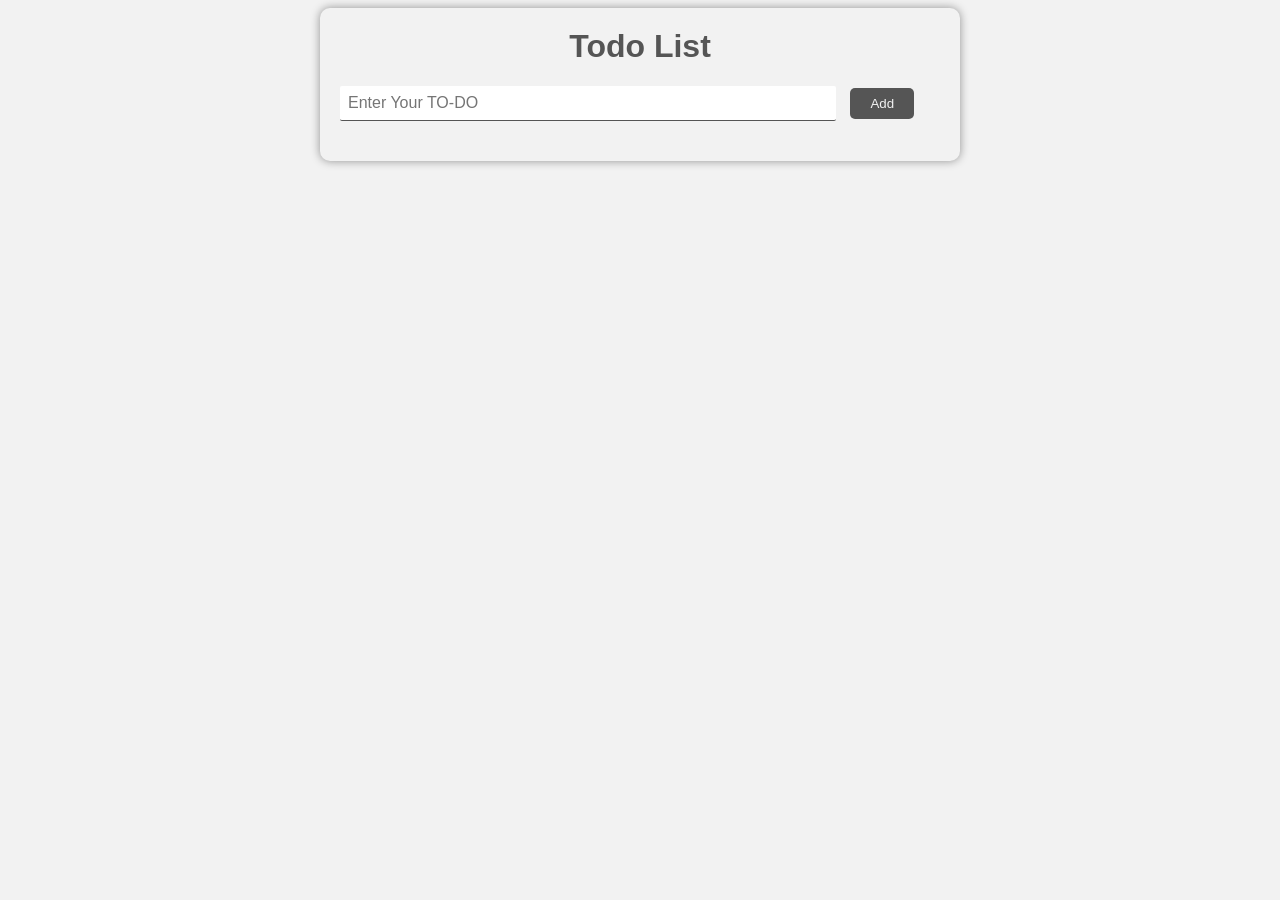
<file: JS/DynamicTo-DoList/index.html>
<!DOCTYPE html>
<html lang="en">
<head>
    <meta charset="UTF-8">
    <meta name="viewport" content="width=device-width, initial-scale=1.0">
    <title>To-Do List</title>
    <link rel="stylesheet" href="style.css">
</head>
<body>
    <div class="container">
        <h1>Todo List</h1>
        <input type="text" id="todoItem" placeholder="Enter Your TO-DO">
        <button id="addItem">Add</button>
        <ul id="todoList">
            
        </ul>
    </div>

    <script src="script.js"></script>
</body>
</html>
</file>
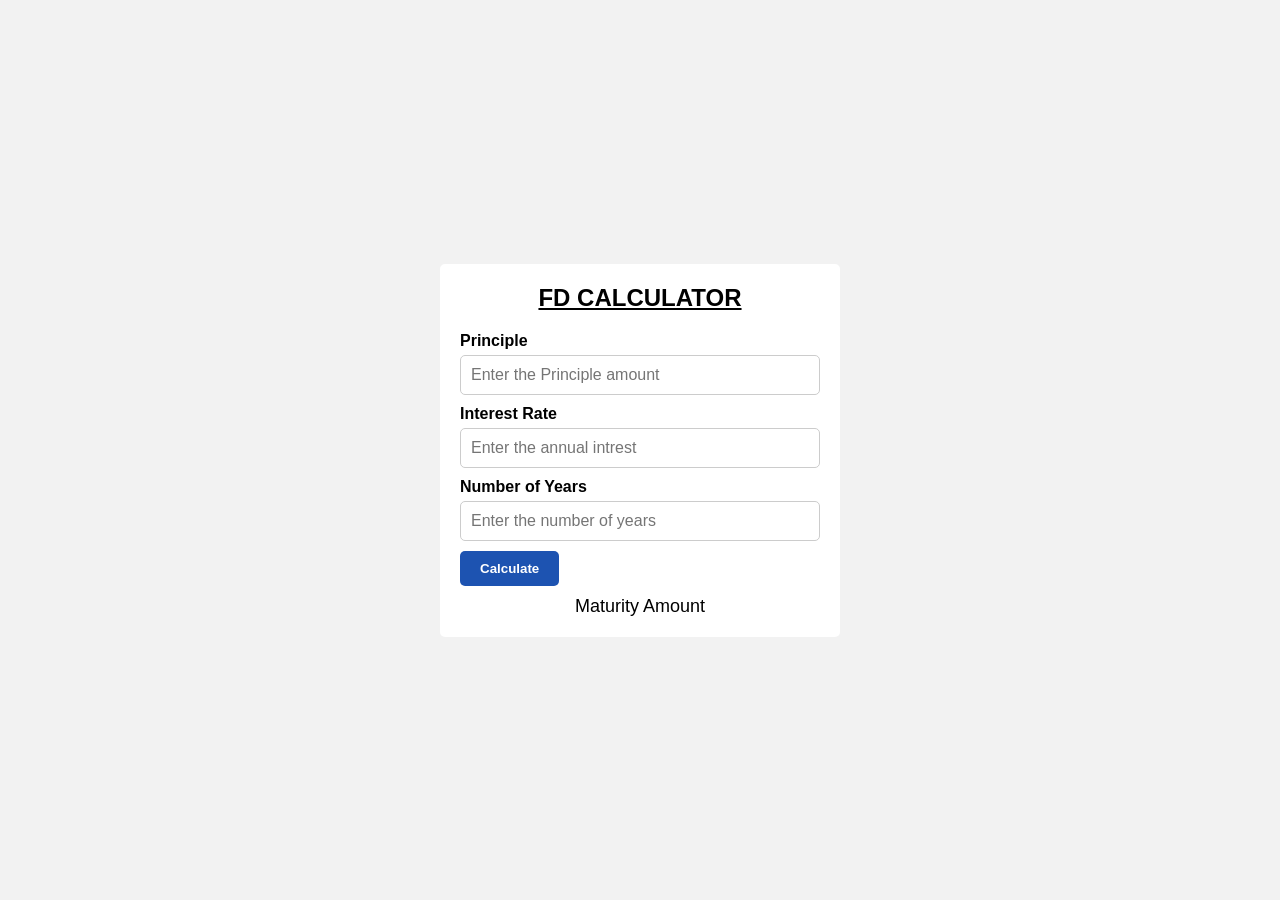
<file: JS/FD_Calculator/index.html>
<!DOCTYPE html>
<html lang="en">
<head>
    <meta charset="UTF-8">
    <meta name="viewport" content="width=device-width, initial-scale=1.0">
    <title>FD Calculator</title>
    <link rel="stylesheet" href="styl.css">
</head>
<body>
    <div class="container">
        <h1>FD CALCULATOR</h1>
        <div class="form-group">
            <label for="principle">Principle</label>
            <input type="number" id="principle" placeholder="Enter the Principle amount">
        </div>
        <div class="form-group">
            <label for="rate">Interest Rate</label>
            <input type="number" id="rate" placeholder="Enter the annual intrest">
        </div>
        <div class="form-group">
            <label for="time">Number of Years</label>
            <input type="number" id="time" placeholder="Enter the number of years">
        </div>
        <button class="calculate-btn" id="calculateBtn">Calculate</button>
        <p id="result" class="result">Maturity Amount</p>
    </div>

    <script src="script.js"></script>
</body>
</html>
</file>
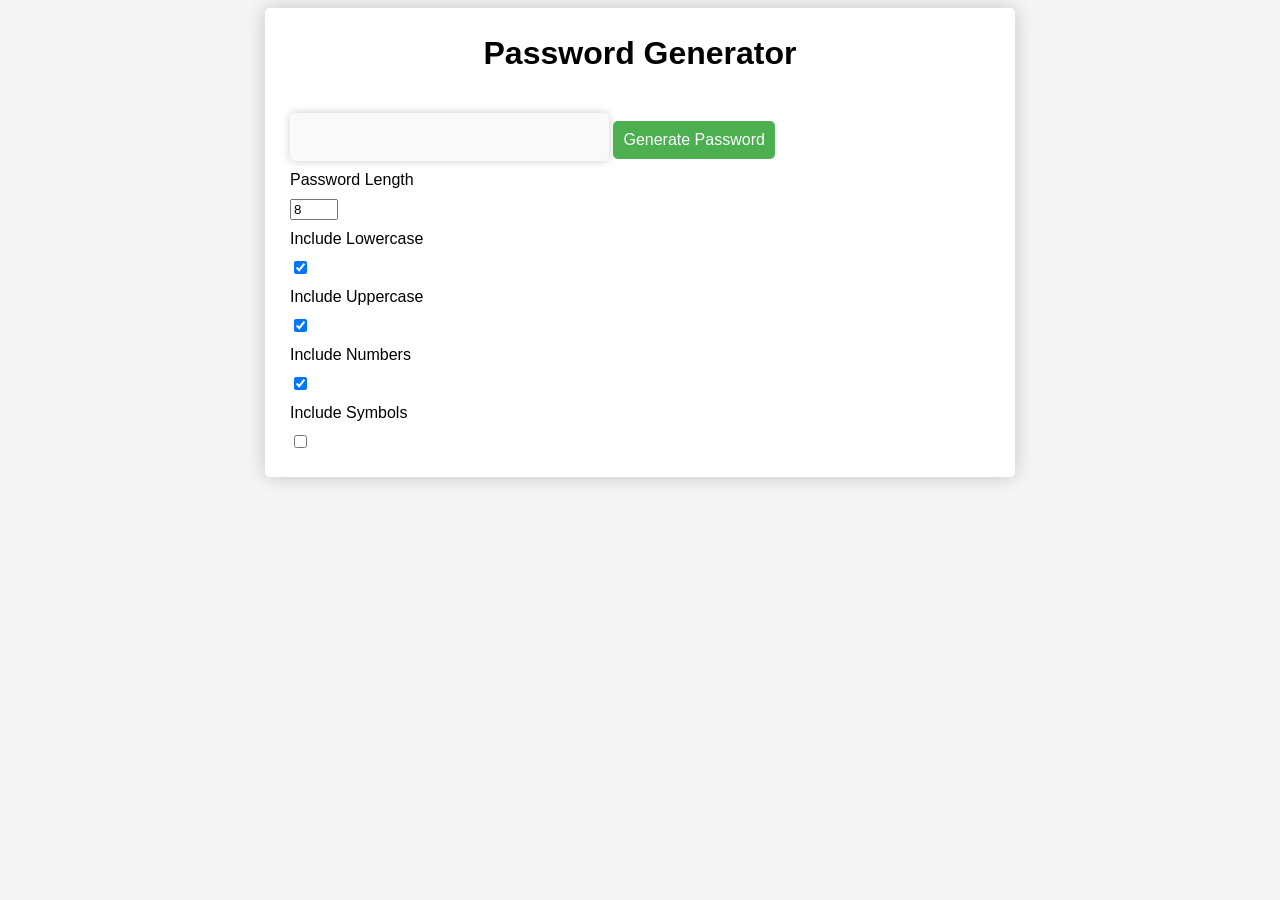
<file: JS/Password-Generator/index.html>
<!DOCTYPE html>
<html lang="en">
<head>
    <meta charset="UTF-8">
    <meta name="viewport" content="width=device-width, initial-scale=1.0">
    <title>Password Generator</title>
    <link rel="stylesheet" href="style.css">
</head>
<body>
    <div class="container">
        <h1>Password Generator</h1>
        <div class="password">
            <input type="text" id="password" readonly>
            <button type="button" id="generate">Generate Password</button>
        </div>
        <div class="options">
            <label for="length">Password Length</label>
            <input type="number" id="length" value="8" min="8" max="64">
            <label for="lowercase">Include Lowercase</label>
            <input type="checkbox" id="lowercase" checked>
            <label for="uppercase">Include Uppercase</label>
            <input type="checkbox" id="uppercase" checked>
            <label for="numbers">Include Numbers</label>
            <input type="checkbox" id="numbers" checked>
            <label for="symbols">Include Symbols</label>
            <input type="checkbox" id="symbols">
        </div>
    </div>

    <script src="script.js"></script>
</body>
</html>
</file>
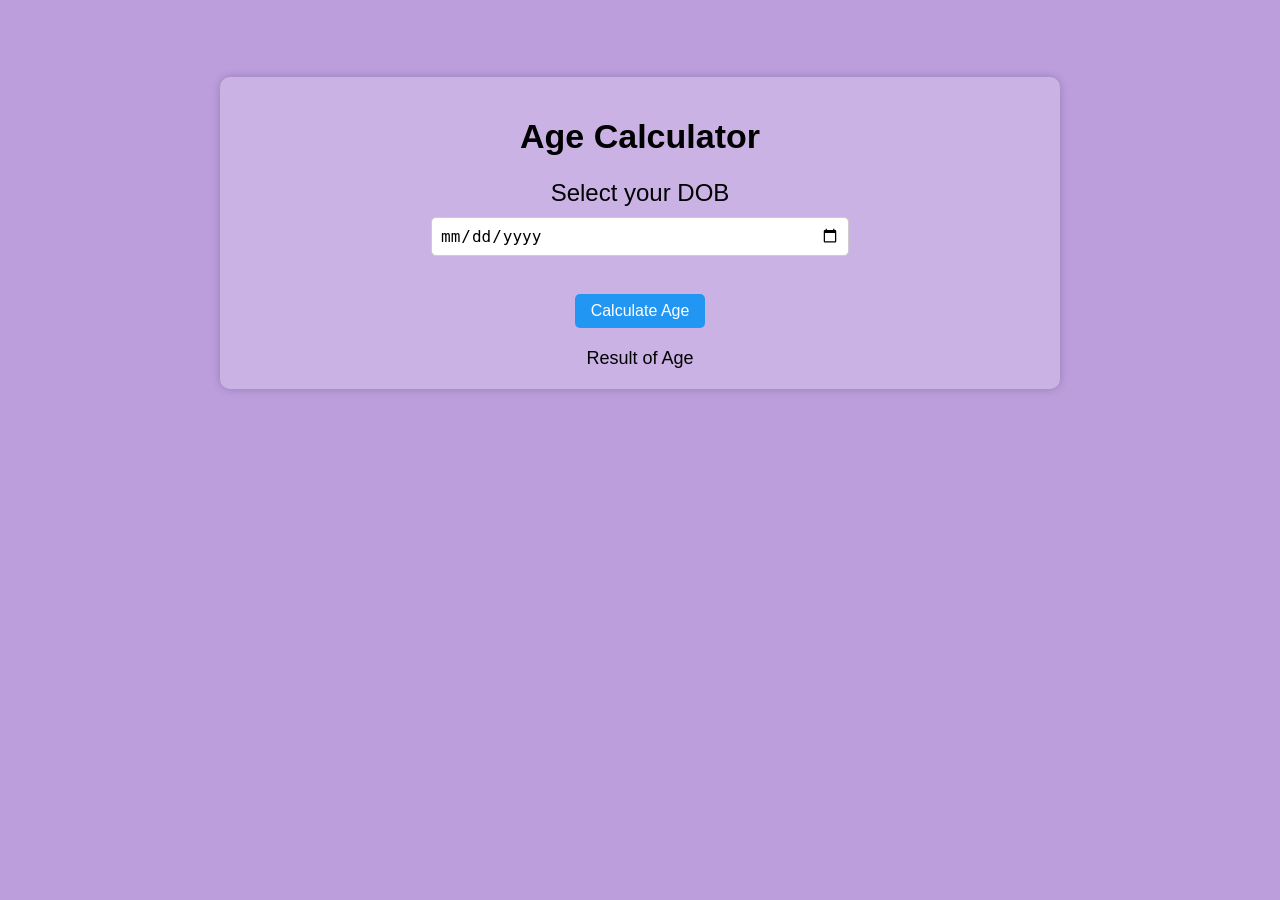
<file: JS/Timeless-AgeCalculator/index.html>
<!DOCTYPE html>
<html lang="en">
<head>
    <meta charset="UTF-8">
    <meta name="viewport" content="width=device-width, initial-scale=1.0">
    <title>Age Calculator</title>
    <link rel="stylesheet" href="style.css">
</head>
<body>
    <div class="container">
        <h1>Age Calculator</h1>
        <label>Select your DOB</label>
        <input type="date" id="dob"><br>
        <button id="calculateBtn"> Calculate Age</button>
        <div id="result">Result of Age</div>
    </div>

    <script src="script.js"></script>
</body>
</html>
</file>
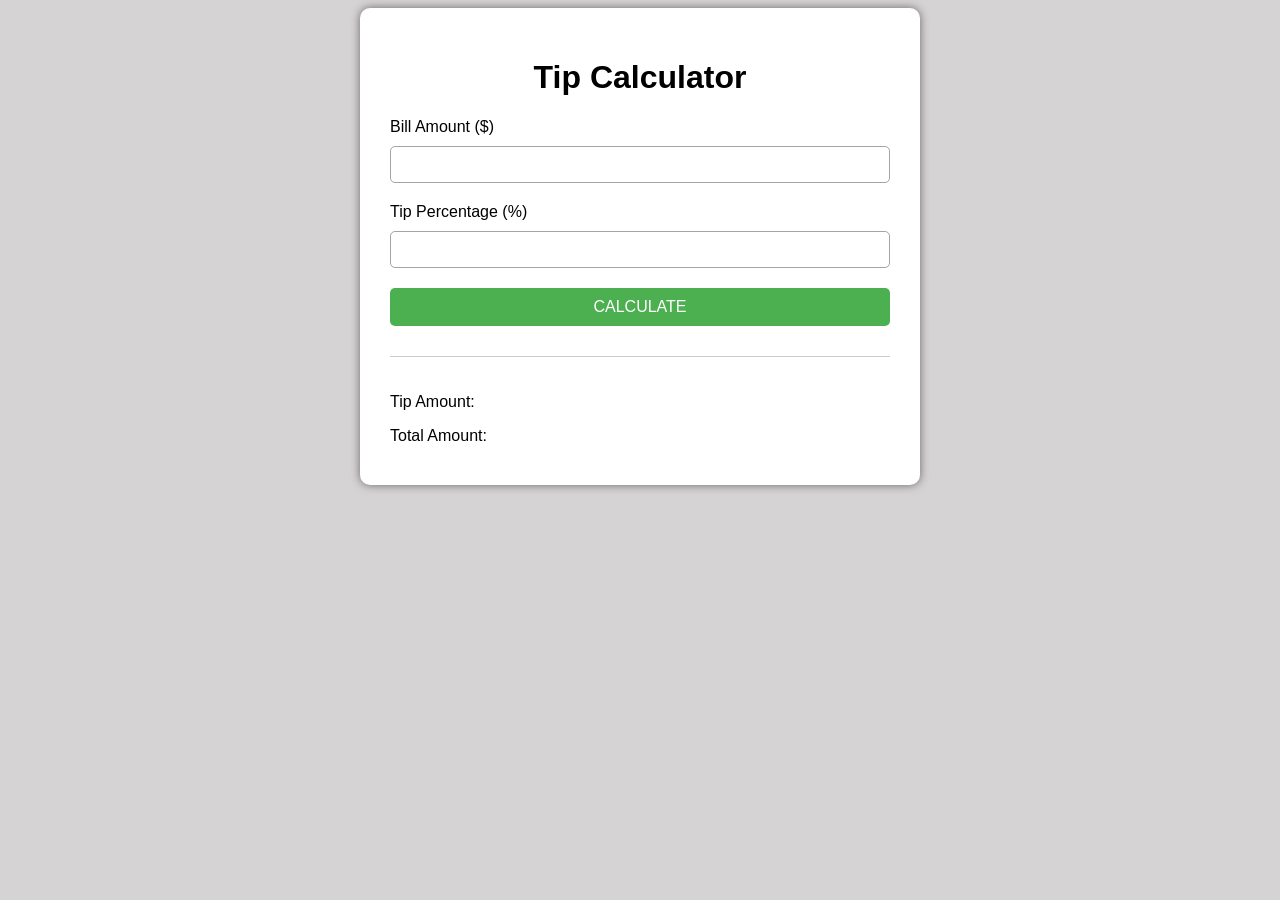
<file: JS/TipCalculator/index.html>
<!DOCTYPE html>
<html lang="en">
<head>
    <meta charset="UTF-8">
    <meta name="viewport" content="width=device-width, initial-scale=1.0">
    <title>Document</title>
    <link rel="stylesheet" href="style.css">
</head>
<body>
    <div class="container">
        <h1>Tip Calculator</h1>
        <form>
            <label for="bill" class="bill">Bill Amount ($)</label>
            <input type="number" id="bill" required>
            <label for="tip" class="tip">Tip Percentage (%)</label>
            <input type="number" id="tip" required>
            <button id="calculateBtn" onclick="calculateTip()">Calculate</button>
        </form>
        <div class="result">
            <p>Tip Amount: <span id="tip-amount"></span></p>
            <p>Total Amount: <span id="total-amount"></span></p>
        </div>
    </div>

    <script src="script.js"></script>
</body>
</html>
</file>
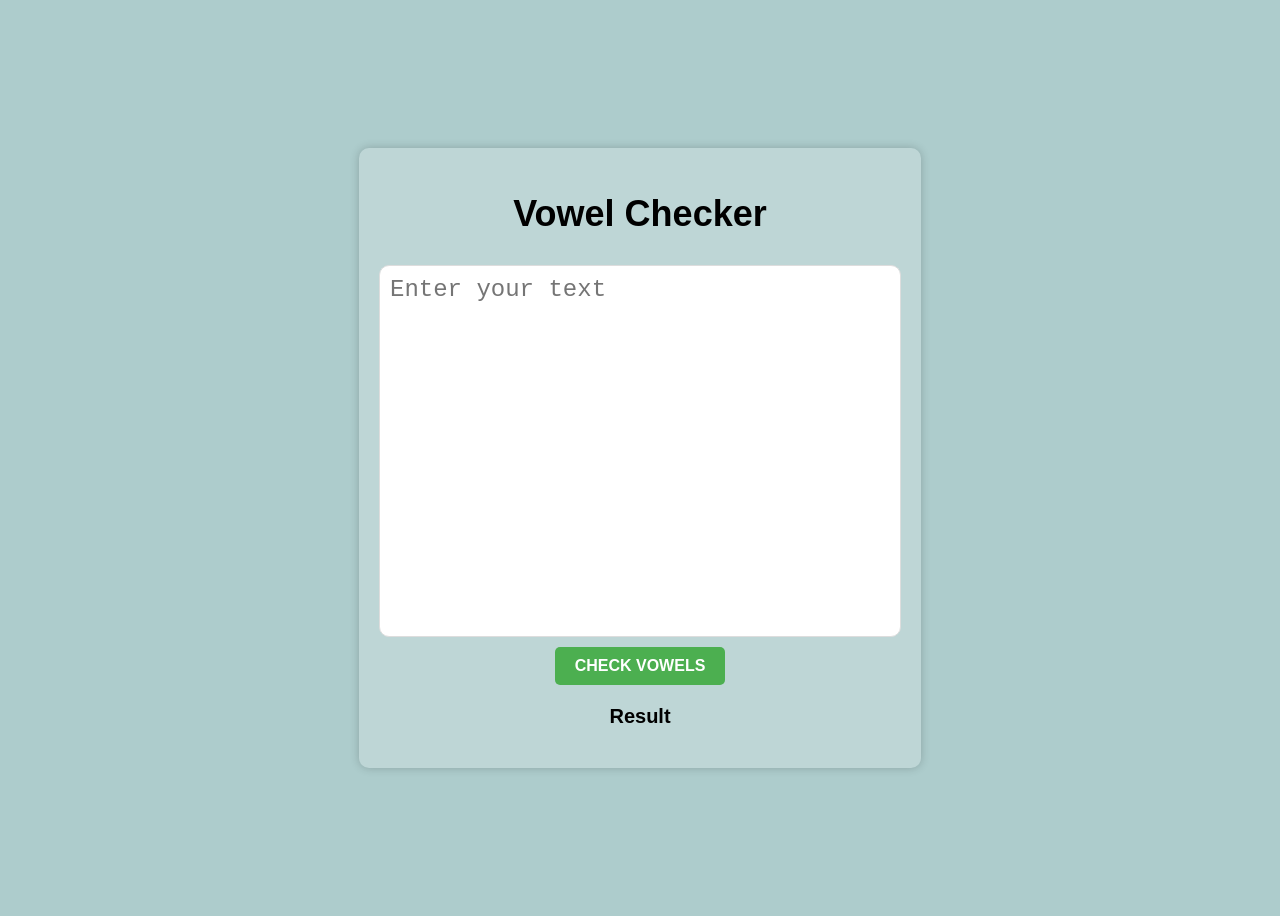
<file: JS/Vowel_Checker/index.html>
<!DOCTYPE html>
<html lang="en">
<head>
    <meta charset="UTF-8">
    <meta name="viewport" content="width=device-width, initial-scale=1.0">
    <title>Vowel Checker</title>
    <link rel="stylesheet" href="style.css">
</head>
<body>
    <div class="container">
        <h1>Vowel Checker</h1>
        <textarea id="inputText" placeholder="Enter your text"></textarea>
        <button onclick="checkVowels()" Check Vowels>Check Vowels</button>
        <p id="result">Result</p>
    </div>    

    <script src="script.js"></script>
</body>
</html>
</file>
<file: HTML  CSS/Loading Screen/style.css>
body{
    display: flex;
    justify-content: center;
    align-items: center;
    min-height: 100vh;
}

.loading{
    max-width: 50%;
    line-height: 1.4;
    font-size: 1.2rem;
    font-weight: bold;
    text-align: center;
}

.loading__author{
    font-weight: normal;
    font-size: 0.9rem;
    color: rgba(189, 189, 189, 1);
    margin: 0.6rem 0 2rem 0;
    display: block;
}

.loading__anim{
    width: 35px;
    height: 35px;
    display: inline-block;
    border: 5px solid rgba(189, 189, 189, 1);
    border-left-color: rgba(3, 155, 229, 1);
    border-top-color: rgba(3, 155, 229, 1);
    border-radius: 50%;
    animation: rotate 600ms infinite linear;
}

@keyframes rotate {
    to{
        transform: rotate(1turn);
    }
}
</file>
<file: HTML  CSS/Real Estate/css/style.css>
/*-----------------------------------*\
  #style.css
\*-----------------------------------*/

/**
 * copyright 2023 codewithsadee
 */





/*-----------------------------------*\
  #CUSTOM PROPERTY
\*-----------------------------------*/

:root{
    --white: #FFFFFF;
    --yellow: #F6BD26;
    --primary-100: #2179FF;
    --primary-90: #1E6DE5;
    --primary-80: #1B61CC;
    --primary-70: #1755B2;
    --primary-40: #0D3166;
    --primary-20: #071833;
    --secondary-100: #21FFFF;
    --secondary-20: #073333;
    --neutral-100: #FAFCFF;
    --neutral-98: #F2F5FA;
    --neutral-95: #E9ECF2;
    --neutral-90: #DADFE5;
    --neutral-80: #C2C6CC;
    --neutral-60: #919499;
    --neutral-50: #797C80;
    --neutral-40: #616366;
    --neutral-30: #494A4D;
    --neutral-20: #303133;
    --neutral-10: #18191A;
    --neutral-5: #0C0C0D;
    --error-100: #FF2134;

    --gradient: linear-gradient(270deg, #0f4392 0%, #001d3d 100%);

    --font-primary: 'Montserrat', sans-serif;

    --fs-base: 62.5%;
    --fs-headline-large: 3.6rem;
    --fs-headline-medium: 2.8rem;
    --fs-headline-small: 2.8rem;
    --fs-title-large: 2.2rem;
    --fs-title-medium: 2rem;
    --fs-title-small: 1.8rem;
    --fs-body-large: 1.6rem;
    --fs-body-medium: 1.6rem;
    --fs-label-large: 1.6rem;
    --fs-label-medium: 1.4rem;

    --lh-headline-large: 44px;
    --lh-headline-medium: 36px;
    --lh-headline-small: 36px;
    --lh-title-large: 28px;
    --lh-title-medium: 24px;
    --lh-title-small: 24px;
    --lh-body-large: 24px;
    --lh-body-medium: 24px;
    --lh-label-large: 24px;
    --lh-label-medium: 20px;

    --weight-bold: 700;
    --weight-semiBold: 600;
    --weight-regular: 400;

    --traking-n-025: -0.25px;
    --traking-p-05: 0.5px;

    --radius-small: 8px;
    --radius-medium: 12px;
    --radius-large: 16px;
    --radius-extra-large: 32px;
    --radius-full: 1000px;
    --radius-circle: 50%;

    --shadow-1: 0px 2px 4px 0px #00000033;
    --shadow-2: 0px 5px 10px 0px #0000000D;
    --shadow-3: 0px 5px 10px 0px #00000033;
    --shadow-4: 0px 10px 20px 0px #0000001A;

    --transition-easing-quick: cubic-bezier(0, 0.7, 0.3, 1);
    --transition-duration-quick: 200ms;
    --transition-duration-smooth: 500ms;
}




/*-----------------------------------*\
  #RESET
\*-----------------------------------*/

*,
*::before,
*::after{
    margin: 0;
    padding: 0;
    box-sizing: border-box;
}

li{
    list-style-type: none;
}

a,
img,
span,
input,
select,
button{
    display: block;
}

a{
    color: inherit;
    text-decoration: none;
}

img{
    height: auto;
}

input,
select,
button{
    background: none;
    border: none;
    font: inherit;
}

button{
    cursor: pointer;
}

input,
select{
    width: 100%;
    outline: none;
}

address{
    font-style: normal;
}

select{
    appearance: none;
    -webkit-appearance: none;
    -moz-appearance: none;
}

html{
    font-family: var(--font-primary);
    font-size: var(--fs-base);
    scroll-behavior: smooth;
}

body{
    background-color: var(--neutral-98);
    color: var(--neutral-5);
    font-size: var(--fs-body-medium);
    line-height: var(--lh-body-medium);
    height: 300vh;
}

::-webkit-scrollbar{
    width: 12px;
}

::-webkit-scrollbar-track{
    background-color: var(--neutral-90);
}

::-webkit-scrollbar-thumb{
    background-color: var(--neutral-60);
    border-radius: 4px;
}


/*-----------------------------------*\
  #TYPOGRAPHY
\*-----------------------------------*/

.headline-large{
    font-size: var(--fs-headline-large);
    line-height: var(--lh-headline-large);
    font-weight: var(--weight-bold);
    letter-spacing: var(--traking-n-025);
}

.headline-medium{
    font-size: var(--fs-headline-medium);
    line-height: var(--lh-headline-medium);
    font-weight: var(--weight-bold);
}

.headline-small{
    font-size: var(--fs-headline-small);
    line-height: var(--lh-headline-small);
    font-weight: var(--weight-bold);
}

.title-large{
    font-size: var(--fs-title-large);
    line-height: var(--lh-title-large);
    font-weight: var(--weight-semiBold);
}

.title-medium{
    font-size: var(--fs-title-medium);
    line-height: var(--lh-title-medium);
    font-weight: var(--weight-semiBold);
}

.title-small{
    font-size: var(--fs-title-small);
    line-height: var(--lh-title-small);
    font-weight: var(--weight-semiBold);
}

.body-large{
    font-size: var(--fs-body-large);
    line-height: var(--lh-body-large);
    font-weight: var(--weight-regular);
}

.body-medium{
    font-size: var(--fs-body-medium);
    line-height: var(--lh-body-medium);
    font-weight: var(--weight-regular);
}

.label-medium{
    font-size: var(--fs-label-medium);
    line-height: var(--lh-label-medium);
    font-weight: var(--weight-semiBold);
    letter-spacing: var(--traking-p-05);
}



/*-----------------------------------*\
  #REUSED STYLE
\*-----------------------------------*/

.material-symbols-outlined {
    display: block;
    width: 1em;
    height: 1em;
    overflow: hidden;
    font-variation-settings: 'FILL' 0, 'wght' 400, 'GRAD' 0, 'opsz' 24;
}

.container{
    padding-inline: 16px;
    max-width: 580px;
    width: 100%;
    margin-inline: auto;
}

.section{
    padding-block-end: 60px;
}

.title-wrapper{
    margin-block-end: 32px;
}

.img-holder{
    aspect-ratio: var(--width)/var(--height);
    background-color: var(--neutral-80);
    overflow: hidden;
}

.img-cover{
    width: 100%;
    height: 100%;
    object-fit: cover;
}



/*-----------------------------------*\
  #COMPONENT
\*-----------------------------------*/

.btn {
    display: flex;
    justify-content: center;
    align-items: center;
    gap: 12px;
    height: 48px;
    padding-inline: 24px;
    border-radius: var(--radius-full);
    max-width: max-content;
    transition: var(--transition-duration-quick) var(--transition-easing-quick);
}

.btn-fill{
    background-color: var(--primary-100);
    color: var(--neutral-100);
}

.btn-fill:where(:hover, :focus){
    background-color: var(--primary-90);
    box-shadow: var(--shadow-1);
}

.btn-fill:where(:active, :focus-visible){
    background-color: var(--primary-80);
}

.btn-outline{
    color: var(--primary-100);
    box-shadow: inset 0 0 0 2px var(--primary-100);
}

.btn-outline:where(:hover, :focus-visible){
    color: var(--neutral-100);
}

.btn-outline:hover{
    background-color: var(--primary-100);
}
.btn-outline:focus{
    background-color: var(--primary-90);
}
.btn-outline:where(:active, :focus-visible){
    background-color: var(--primary-80);
}

.icon-btn{
    height: 40px;
    width: 40px;
    display: grid;
    place-items: center;
    background-color: var(--neutral-100);
    color: var(--neutral-10);
    border-radius: var(--radius-small);
    box-shadow: var(--shadow-3);
    transition: var(--transition-duration-quick) var(--transition-easing-quick);
}

.icon-btn:where(:hover, :focus-visible){
    background-color: var(--neutral-90);
}

.badge{
    height: 32px;
    max-width: max-content;
    display: grid;
    place-items: center;
    padding-inline: 16px;
    background-color: var(--secondary-100);
    border-radius: var(--radius-small);
    box-shadow: var(--shadow-3);
}

.card{
    border-radius: var(--radius-large);
    overflow: hidden;
    box-shadow: var(--shadow-2);
    transition: var(--transition-duration-quick) var(--transition-easing-quick);
}

.card:where(:hover, :focus-within){
    box-shadow: var(--shadow-4);
}

.card-banner{
    position: relative;
}

.card-banner .img-cover{
    transition: var(--transition-duration-smooth) var(--transition-easing-quick);
}

.card:where(:hover, :focus-within) .img-cover{
    scale: 1.05;
    rotate: 2deg;
}

.card :where(.badge, .icon-btn){
    position: absolute;
    top: 20px;
}

.card .badge{
    left: 20px;
}

.card .icon-btn{
    right: 20px;
    opacity: 0;
    visibility: hidden;
    scale: 0.8;
    transition: var(--transition-duration-quick) var(--transition-easing-quick);
}

.fav-btn{
    color: var(--error-100);
    background: rgba(255, 255, 255, 0.22);
    border: 1px solid rgba(255, 255, 255, 0.55);
    border-radius: var(--radius-circle);
    box-shadow: 0 8px 24px rgba(0, 0, 0, 0.16);
    -webkit-backdrop-filter: blur(12px);
    backdrop-filter: blur(12px);
    transition:
        background-color var(--transition-duration-quick) var(--transition-easing-quick),
        border-color var(--transition-duration-quick) var(--transition-easing-quick),
        box-shadow var(--transition-duration-quick) var(--transition-easing-quick),
        scale var(--transition-duration-quick) var(--transition-easing-quick);
}

.fav-btn:where(:hover, :focus-visible){
    background: rgba(255, 255, 255, 0.4);
    border-color: rgba(255, 255, 255, 0.8);
    box-shadow: 0 10px 28px rgba(0, 0, 0, 0.2);
}

.fav-btn.active{
    background: #e11d48;
    background-color: #e11d48;
    border-color: #e11d48;
    color: #FFFFFF;
    box-shadow: 0 8px 24px rgba(0, 0, 0, 0.2);
}

.fav-btn.active:where(:hover, :focus-visible){
    background: #be123c;
    background-color: #be123c;
    border-color: #be123c;
    color: #FFFFFF;
}

.fav-btn.active .material-symbols-outlined{
    font-variation-settings: 'FILL' 1;
}

.card:where(:hover, :focus-within) .icon-btn{
    scale: 1;
    opacity: 1;
    visibility: visible;
}

.card-content{
    padding: 20px 20px 24px;
}

.card-title{
    margin-block: 6px;
    color: var(--neutral-20);
    white-space: nowrap;
    text-overflow: ellipsis;
    transition: var(--transition-duration-quick) var(--transition-easing-quick);
}

.card-title:where(:hover, :focus-visible){
    color: var(--primary-100);
}

.card-text{
    color: var(--neutral-40);
}

.card-meta-list{
    padding-block-start: 16px;
    margin-block-start: 16px;
    border-block-start: 1px solid var(--neutral-90);
    display: flex;
    justify-content: space-between;
    align-items: center;
    flex-wrap: wrap;
    gap: 12px;
}

.card .meta-item{
    display: flex;
    align-items: center;
    gap: 4px;
    color: var(--neutral-20);
}





/*-----------------------------------*\
  #HEADER
\*-----------------------------------*/


.header{
    position: fixed;
    top: 0;
    left: 0;
    width: 100%;
    height: 100px;
    z-index: 4;
}

.header.active{
    animation: slide_in 500ms ease forwards;
    height: 72px;
    background-color: var(--primary-40);
}

@keyframes slide_in {
    0%{
        transform: translateY(-100%);
    }

    100%{
        transform: translateY(0);
    }
}

.header .container{
    position: relative;
    display: flex;
    justify-content: space-between;
    align-items: center;
    height: 100%;
}

.nav-toggle-btn .close,
.nav-toggle-btn.active .open{
    display: none;
}
.nav-toggle-btn .open,
.nav-toggle-btn.active .close{
    display: block;
}

.navbar{
    position: absolute;
    top: 85%;
    right: 16px;
    background-color: var(--neutral-100);
    min-width: 260px;
    padding: 10px;
    border-radius: var(--radius-large);
    box-shadow: var(--shadow-1);
    visibility: hidden;
    opacity: 0;
    scale: 0.4;
    transition: var(--transition-duration-quick) var(--transition-easing-quick);
    transform-origin: top right;
    z-index: 4;
}

.navbar.active{
    visibility: visible;
    opacity: 1;
    scale: 1;
}

.navbar,
.navbar-list,
.navbar-wrapper{
    display: grid;
    gap: 8px;
}

.navbar-link,
.btn-link{
    color: var(--neutral-30);
    padding: 6px 12px;
    transition: var(--transition-duration-quick) var(--transition-easing-quick);
}

.btn-link{
    border-block-start: 1px solid var(--neutral-90);
    padding-block-start: 14px;
}

:is(.navbar-link, .btn-link):is(:hover, :focus-visible),
.navbar-link.active{
    color: var(--primary-100);
}

.navbar .btn{
    min-width: 100%;
}


/*-----------------------------------*\
  #HERO
\*-----------------------------------*/

.hero-banner{
    display: none;
}

.hero{
    position: relative;
    background-image: var(--gradient);
    color: var(--neutral-90);
    padding-block: 130px 60px;
    overflow: hidden;
    isolation: isolate;
}

.hero-title{
    color: var(--neutral-100);
}

.hero-text{
    margin-block: 16px 32px;
}

.search-bar{
    background-color: var(--white);
    display: grid;
    grid-area: 8px;
    border-radius: 16px;
    box-shadow: var(--shadow-4);
}

.search-item{
    position: relative;
    color: var(--neutral-50);
}

.search-item .search-item-field{
    height: 76px;
    padding: 40px 16px 12px;
    border-radius: var(--radius-medium);
    transition: var(--transition-duration-quick) var(--transition-easing-quick);
    cursor: pointer;
}

.search-item .search-item-field:where(:hover, :focus){
    background-color: var(--neutral-95);
}

.search-item :where(.label, .material-symbols-outlined){
    position: absolute;
    pointer-events: none;
}

.search-item .label{
    top: 12px;
    left: 16px;
    color: var(--neutral-5);
}

.search-item .material-symbols-outlined{
    top: 50%;
    right: 16px;
    translate: 0 -50%;
    color: var(--primary-100);
}

.search-btn {
    background: var(--primary-100);
    color: var(--neutral-100);
    display: flex;
    justify-content: center;
    align-items: center;
    height: 64px;
    padding-inline: 24px;
    gap: 12px;
    border-radius: 12px;
    transition: var(--transition-duration-quick) var(--transition-easing-quick);
}

.search-btn:where(:hover, :focus){
    background-color: var(--primary-80);   
}

.search-btn:where(:active, :focus-visible){
    background-color: var(--primary-70);
}

.hero .bg-pattern{
    position: absolute;
    top: 50%;
    left: 25%;
    right: 0;
    translate: 0 -50%;
    min-height: 100%;
    pointer-events: none;
    z-index: -2;
}


/*-----------------------------------*\
  #PROPERTY
\*-----------------------------------*/

.property{
    padding-block-start: 60px;
}

.property .section-text{
    margin-block: 8px 16px;
    color: var(--neutral-30);
}

.property-list{
    display: grid;
    grid-template-columns: repeat(auto-fit, minmax(2, 1fr));
}



/*-----------------------------------*\
  #FEATURE
\*-----------------------------------*/

.feature-banner{
    aspect-ratio: 3/2;
    overflow: hidden;
    border-radius: var(--radius-extra-large);
}

.feature-content{
    padding: 24px 16px;
}

.feature-content .feature-text{
    margin-block: 16px;
}

.feature-text .feature-item{
    color: var(--neutral-30);
}

.feature-list{
    display: grid;
    gap: 12px;
}

.feature-item{
    display: flex;
    align-items: center;
    gap: 8px;
}

.feature-icon{
    color: var(--primary-100);
    font-size: 2.2rem;
}



/*-----------------------------------*\
  #VIDEO
\*-----------------------------------*/

.video-card{
    height: 260px;
    border-radius: 32px;
    background: linear-gradient(0deg, #0000004D, #0000004d), url(../images/video-card.jpg);
    background-repeat: no-repeat;
    background-size: cover;
    display: grid;
    place-items: center;
}

.play-btn{
    width: 72px;
    height: 72px;
    display: grid;
    place-items: center;
    background-color: var(--neutral-100);
    color: var(--primary-100);
    border-radius: var(--radius-circle);
    animation: pulse 1.5s var(--transition-easing-quick) forwards infinite;
}

@keyframes pulse {
    0%{
        box-shadow: 0 0 0 0 #ffffff80;
    }
    
    100%{
        box-shadow: 0 0 0 20px #ffffff00;
    }
}

.play-btn .material-symbols-outlined{
    font-size: 4rem;
    font-variation-settings: 'FILL' 1;
}




/*-----------------------------------*\
  #STORY
\*-----------------------------------*/

.story .section-subtitle{
    color: var(--primary-100);
}

.story .section-title{
    margin-block: 12px;
}

.avatar-list{
    display: flex;
}

.avatar{
    position: relative;
    width: 60px;
    height: 40px;
    border-radius: var(--radius-full);
    border: 3px solid var(--neutral-98);
    overflow: hidden;
}

.avatar:not(:first-child){
    margin-inline-start: -10px;
}

.avatar .overlay-content{
    position: absolute;
    inset: 0;
    display: grid;
    place-items: center;
    background-color: #000000BF;
    color: var(--neutral-100);
}

.story .title-wrapper{
    display: grid;
    gap: 16px;
}

.story-text{
    display: grid;
    gap: 16px;
}

.story-card{
    position: relative;
    height: 360px;
    background-repeat: no-repeat;
    background-size: cover;
    background-position: center;
    border-radius: var(--radius-large);
    overflow: hidden;
    transition: var(--transition-duration-quick) var(--transition-easing-quick);
}

.story-card:where(:hover, :focus-visible){
    scale: 0.99;
}

.story-card .overlay-content{
    position: absolute;
    inset: 0;
    background: linear-gradient(180deg, #00000000 33.33%, #000000cc 100%);
    color: var(--white);
    display: flex;
    justify-content: space-between;
    align-items: flex-end;
    padding: 24px;
}

.story-card .rating-wrapper{
    display: flex;
    align-items: center;
    margin-block-start: 8px;
}

.story-card .rating-text{
    margin-inline-start: 12px;
    color: var(--neutral-80);
}

.story-card .material-symbols-outlined{
    font-variation-settings: 'FILL' 1;
    color: var(--yellow);
}

.story-card .card-avatar{
    width: 56px;
    height: 56px;
    border-radius: var(--radius-circle);
    box-shadow: var(--shadow-3);
    overflow: hidden;
}




/*-----------------------------------*\
  #FOOTER
\*-----------------------------------*/





/*-----------------------------------*\
  #MEDIA QUERIES
\*-----------------------------------*/
</file>
<file: HTML  CSS/Sci Calculator/style.css>
html {
    box-sizing: border-box;
    font-size: 175%;
    font-weight: 300;
    line-height: 1.3;
}

*,
*::before,
*::after {
    box-sizing: inherit;
}

body {
    margin: 0;
    align-items: center;
    background-image: linear-gradient(236deg, #74ebd5, #acb6e5);
    display: flex;
    height: 100vh;
    justify-content: center;
}

/* Responsive Images */

embed, iframe, img, object, video {
  max-width: 100%;
}

h1,h2,h3,h4,h5,h6,ul,ol,li,p,pre,blockquote,figure,hr {
  margin: 0;
  padding-right: 0;
  padding-left: 0;
}

a {
  text-decoration: none;
}

a:focus {
  outline: none;
}

h1,h2,h3,h4,h5,h6 {
  display: block;
}

ol,ul {
  list-style: none;
}

input,textarea,button {
  border: 0;
  border-radius: 0;
  background-color: transparent;
  font-size: inherit;
  font-family: inherit;
  font-weight: inherit;
  outline: none;
  appearance: none;
  text-align: left;
}

input:hover, input:active, input:focus, textarea:hover, textarea:active, textarea:focus, button:hover, button:active, button:focus {
  outline: none;
}

:root {
  font-family: Helvetica, Arial, sans-serif;
}

.container {
  max-width: 20em;
}

.container > p {
  text-align: center;
}

.calculator {
  border-radius: 12px;
  box-shadow: 0 0 40px 0px rgba(0, 0, 0, 0.15);
  margin-left: auto;
  margin-right: auto;
  margin-top: 2em;
  max-width: 15em;
  overflow: hidden;
}

.calculator__display {
  background-color: #222222;
  color: #fff;
  font-size: 1.714285714em;
  padding: 0.5em 0.75em;
  text-align: right;
}

.calculator__keys {
  background-color: #999;
  display: grid;
  grid-gap: 1px;
  grid-template-columns: repeat(4, 1fr);
}

.calculator__keys > * {
  background-color: #fff;
  padding: 0.5em 1.25em;
  position: relative;
  text-align: center;
}

.calculator__keys > *:active::before,
.calculator__keys > .is-depressed::before {
  background-color: rgba(0, 0, 0, 0.2);
  bottom: 0;
  box-shadow: 0 0 6px 0 rgba(0, 0, 0, 0.5) inset;
  content: "";
  left: 0;
  opacity: 0.3;
  position: absolute;
  right: 0;
  top: 0;
  z-index: 1;
}

.key--operator {
  background-color: #eee;
}

.key--equal {
  background-image: linear-gradient(to bottom, #fe886a, #ff7033);
  grid-column: -2;
  grid-row: 2 / span 4;
}
</file>
<file: JS/DynamicTo-DoList/style.css>
body{
    font-family: Arial, Helvetica, sans-serif;
    background-color: #f2f2f2;
}

.container{
    max-width: 600px;
    margin: 0 auto;
    padding: 20px;
    width: 100%;
    border-radius: 10px;
    box-shadow: 0px 0px 10px rgba(0, 0, 0, 0.4);
}

h1{
    margin-top: 0;
    text-align: center;
    color: #555;
}

input{
    padding: 8px;
    font-size: 16px;
    border: none;
    border-radius: 2px;
    border-bottom: 1px solid #555555;
    width: 80%;
    margin-right: 10px;
}

button{
    padding: 8px 20px;
    background-color: #555555;
    color: #f2f2f2;
    border: none;
    border-radius: 5px;
    cursor: pointer;
}

button:hover{
    background-color: #333;
}

ul{
    list-style: none;
    padding: 0;
    margin-top: 20px;
}

li{
    padding: 10px;
    background-color: #eee;
    margin-bottom: 5px;
    border-radius: 5px;
    display: flex;
    justify-content: space-between;
    align-items: center;
}

.delete-todo-btn{
    background-color: red;
    color: white;
    border: none;
    padding: 5px 10px;
    border-radius: 4px;
    cursor: pointer;
}

.delete-todo-btn:hover{
    background-color: #d32f2f;
}
</file>
<file: JS/FD_Calculator/styl.css>
*{
    padding: 0;
    margin: 0;
    box-sizing: border-box;
}

body{
    font-family: Arial, Helvetica, sans-serif;
    background-color: #f2f2f2;
    display: flex;
    justify-content: center;
    align-items: center;
    height: 100vh;
}

.container{
    background-color: #ffffff;
    border-radius: 5px;
    padding: 20px;
    max-width: 400px;
    width: 100%;
}

.container:hover{
    box-shadow: 5px 5px 10px rgba(0, 0, 0, 0.1);
}

h1{
    font-size: 24px;
    text-align: center;
    text-decoration: underline;
    margin-bottom: 20px;
}

.form-group{
    margin-bottom: 10px;
}

.form-group label{
    display: block;
    font-weight: bold;
    margin-bottom: 5px;
}

.form-group input{
    width: 100%;
    padding: 10px;
    border: 1px solid #ccc;
    border-radius: 5px;
    font-size: 16px;
}

.calculate-btn{
    padding: 10px 20px;
    background-color: #1d53b1;
    color: #fff;
    border: none;
    border-radius: 5px;
    cursor: pointer;
    font-weight: bolder;
}

.calculate-btn:hover{
    background-color: #448AFF;
    
}

.result{
    font-size: 18px;
    text-align: center;
    margin-top: 10px;
}
</file>
<file: JS/Password-Generator/style.css>
body{
    background-color: #f5f5f5;
    font-family: Arial, Helvetica, sans-serif;
    display: flex;
    justify-content: center;
    align-items: center;
}

.container{
    max-width: 700px;
    width: 100%;
    margin: 0 auto;
    padding: 25px;
    border-radius: 5px;
    box-shadow: 0px 0px 20px rgba(0, 0, 0, 0.2);
    background-color: #fff;
}

h1{
    text-align: center;
    margin-top: 2px;
}

label{
    display: flex;
    align-items: center;
    margin: 10px 0;
}

#password{
    margin-top: 20px;
    font-size: 24px;
    text-align: center;
    padding: 10px;
    border: none;
    border-radius: 5px;
    background-color: #f9f9f9;
    box-shadow: 0px 0px 10px rgba(0, 0, 0, 0.2);
}

#generate{
    margin-top: 20px;
    background-color: #4caf50;
    color: #fff;
    border: none;
    border-radius: 5px;
    padding: 10px;
    font-size: 16px;
    cursor: pointer;
}

#generate:hover{
    background-color: #3e8e41;
}
</file>
<file: JS/Timeless-AgeCalculator/style.css>
body{
    display: flex;
    justify-content: center;
    align-items: center;
    height: 50vh;
    background-color: rgb(188, 158, 221);
}

.container{
    width: 800px;
    margin: 0 auto;
    text-align: center;
    font-family: Arial, Helvetica, sans-serif;
    background-color: rgba(255, 255, 255, 0.2);
    box-shadow: 0px 0px 10px rgba(0, 0, 0, 0.2);
    border-radius: 10px;
    padding: 20px;
    display: flex;
    flex-direction: column;
    align-items: center;
}

h1{
    font-size: 34px;
    margin-top: 20px;
}

label{
    display: block;
    margin-bottom: 10px;
    font-size: 24px;
}

input[type="date"]{
    padding: 8px;
    font-size: 16px;
    border-radius: 5px;
    border: 1px solid #ccc;
    width: 400px;
    margin-bottom: 20px;
}

button{
    padding: 8px 16px;
    border-radius: 5px;
    font-size: 16px;
    border: none;
    background-color: #2196f3;
    color: #fff;
    cursor: pointer;
    transition: background-color 0.3s ease;
}

button:hover{
    background-color: #0d8bf0;
}

#result{
    margin-top: 20px;
    font-size: 18px;
}
</file>
<file: JS/TipCalculator/style.css>
body{
    font-family: Arial, Helvetica, sans-serif;
    display: flex;
    justify-content: center;
    align-items: center;
    background-color: #d5d3d3;
}

.container{
    max-width: 500px;
    width: 100%;
    background-color: #fff;
    padding: 30px;
    box-shadow: 0px 0px 10px rgba(0, 0, 0, 0.5);
    border: none;
    border-radius: 10px;
}

h1{
    text-align: center;
}


form{
    display: flex;
    flex-direction: column;

}

label{
    margin-bottom: 10px;
}

input{
    padding: 10px;
    margin-bottom: 20px;
    border: 1px solid #a5a3a3;
    border-radius: 5px;
}

button{
    padding: 10px;
    border-radius: 5px;
    border: none;
    background-color: #4caf50;
    color: #fff;
    cursor: pointer;
    font-size: 16px;
    text-transform: uppercase;
}

button:hover{
    background-color: #155b18;
}

.result{
    margin-top: 30px;
    border-top: 1px solid #ccc;
    padding-top: 20px;
}

.result p{
    margin-bottom: 10px;
}

.result span{
    font-weight: bold;
}
</file>
<file: JS/Vowel_Checker/style.css>
body{
    font-family: Arial, Helvetica, sans-serif;
    display: flex;
    justify-content: center;
    align-items: center;
    height: 100vh;
    background-color: rgb(173, 204, 204);
}

.container{
    background-color: rgba(255, 255, 255, 0.2);
    box-shadow: 0px 0px 10px rgba(0, 0, 0, 0.2);
    border-radius: 10px;
    padding: 20px;
    display: flex;
    flex-direction: column;
    align-items: center;
}

.container:hover{
    box-shadow: 0px 4px 20px rgba(0, 0, 0, 0.3);
}

h1{
    font-size: 36px;
    margin-bottom: 20px;
}

textarea{
    width: 500px;
    height: 350px;
    margin: 10px auto;
    display: block;
    font-size: 24px;
    padding: 10px;
    border: 1px solid #dddddd;
    border-radius: 10px;
    resize: none;
}

button{
    padding: 10px 20px;
    background-color: #4caf50;
    border-radius: 5px;
    color: #ffffff;
    border: none;
    font-size: 16px;
    text-transform: uppercase;
    font-weight: bold;
    cursor: pointer;
    transition: background-color 0.3s ease;
}

button:hover{
    background-color: #215023;
}

#result{
    font-size: 20px;
    margin-top: 20px;
    color: #000000;
    font-weight: bold;
}
</file>
